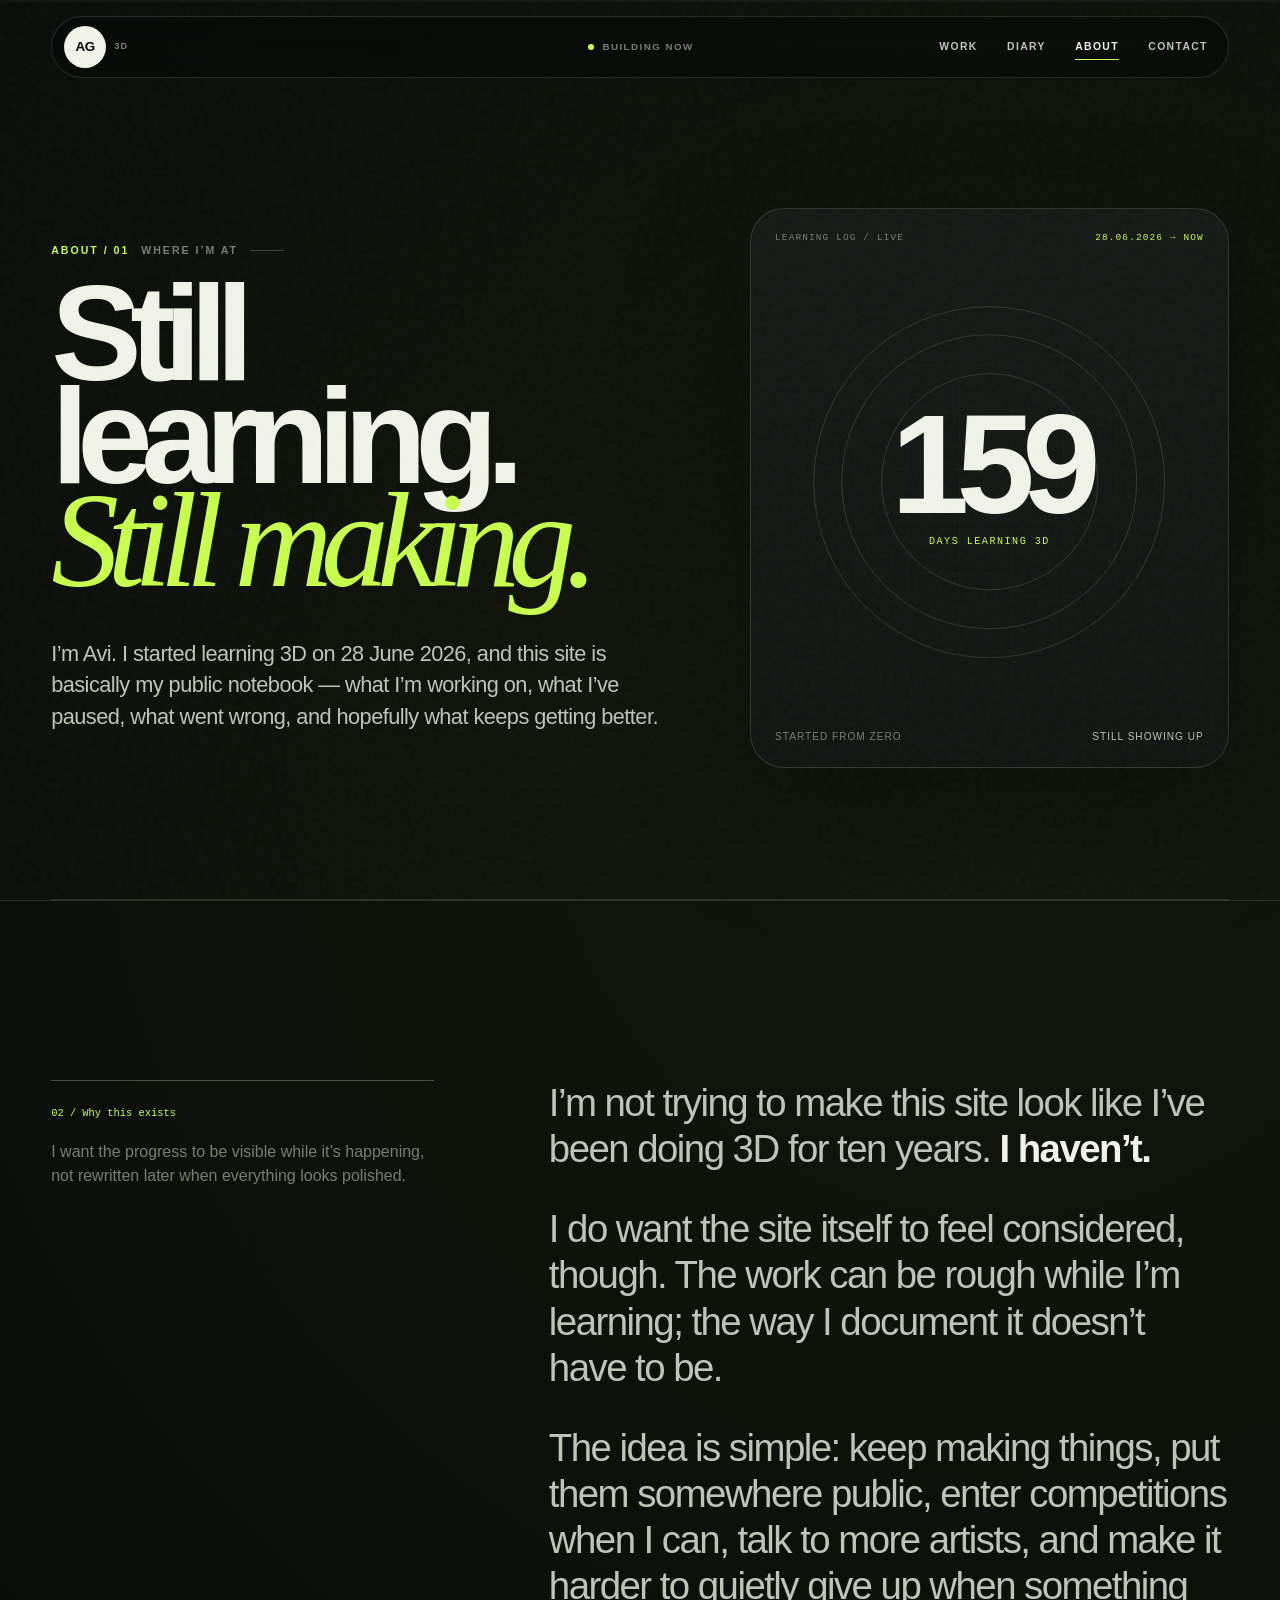
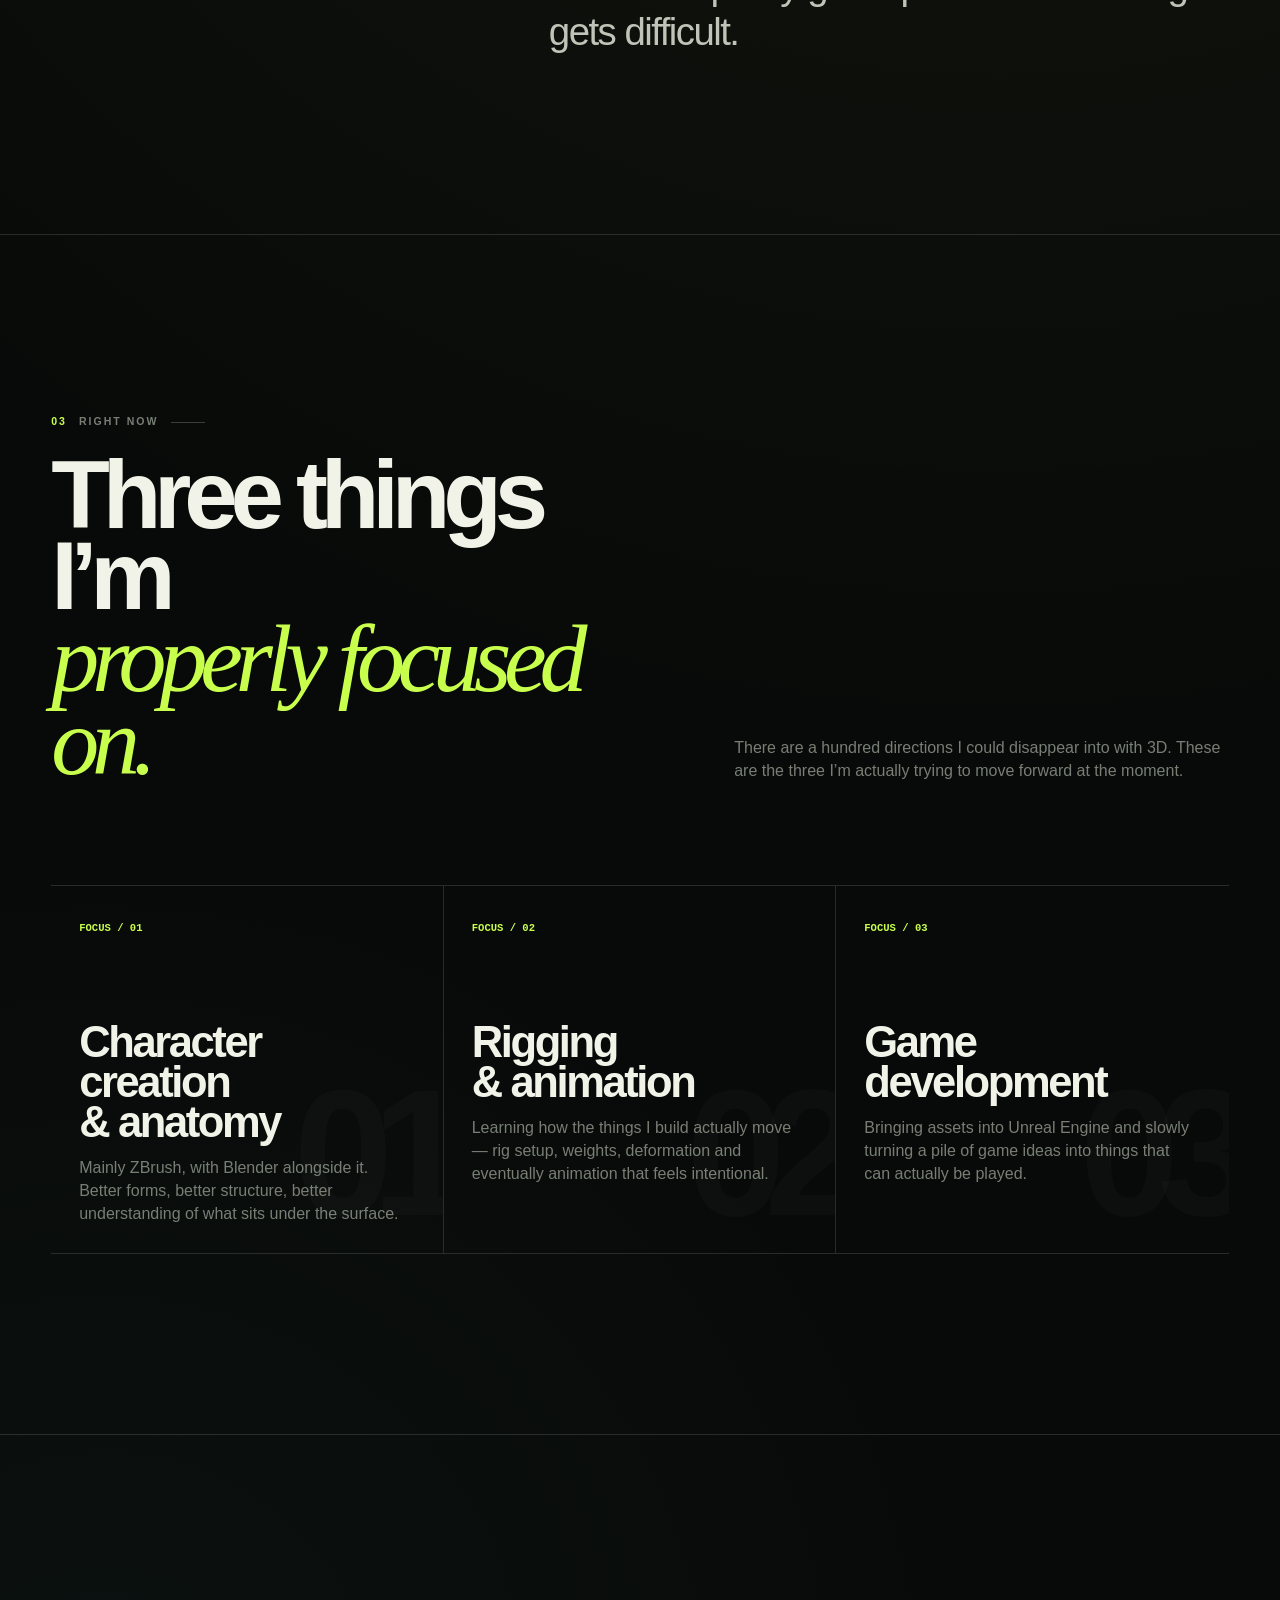
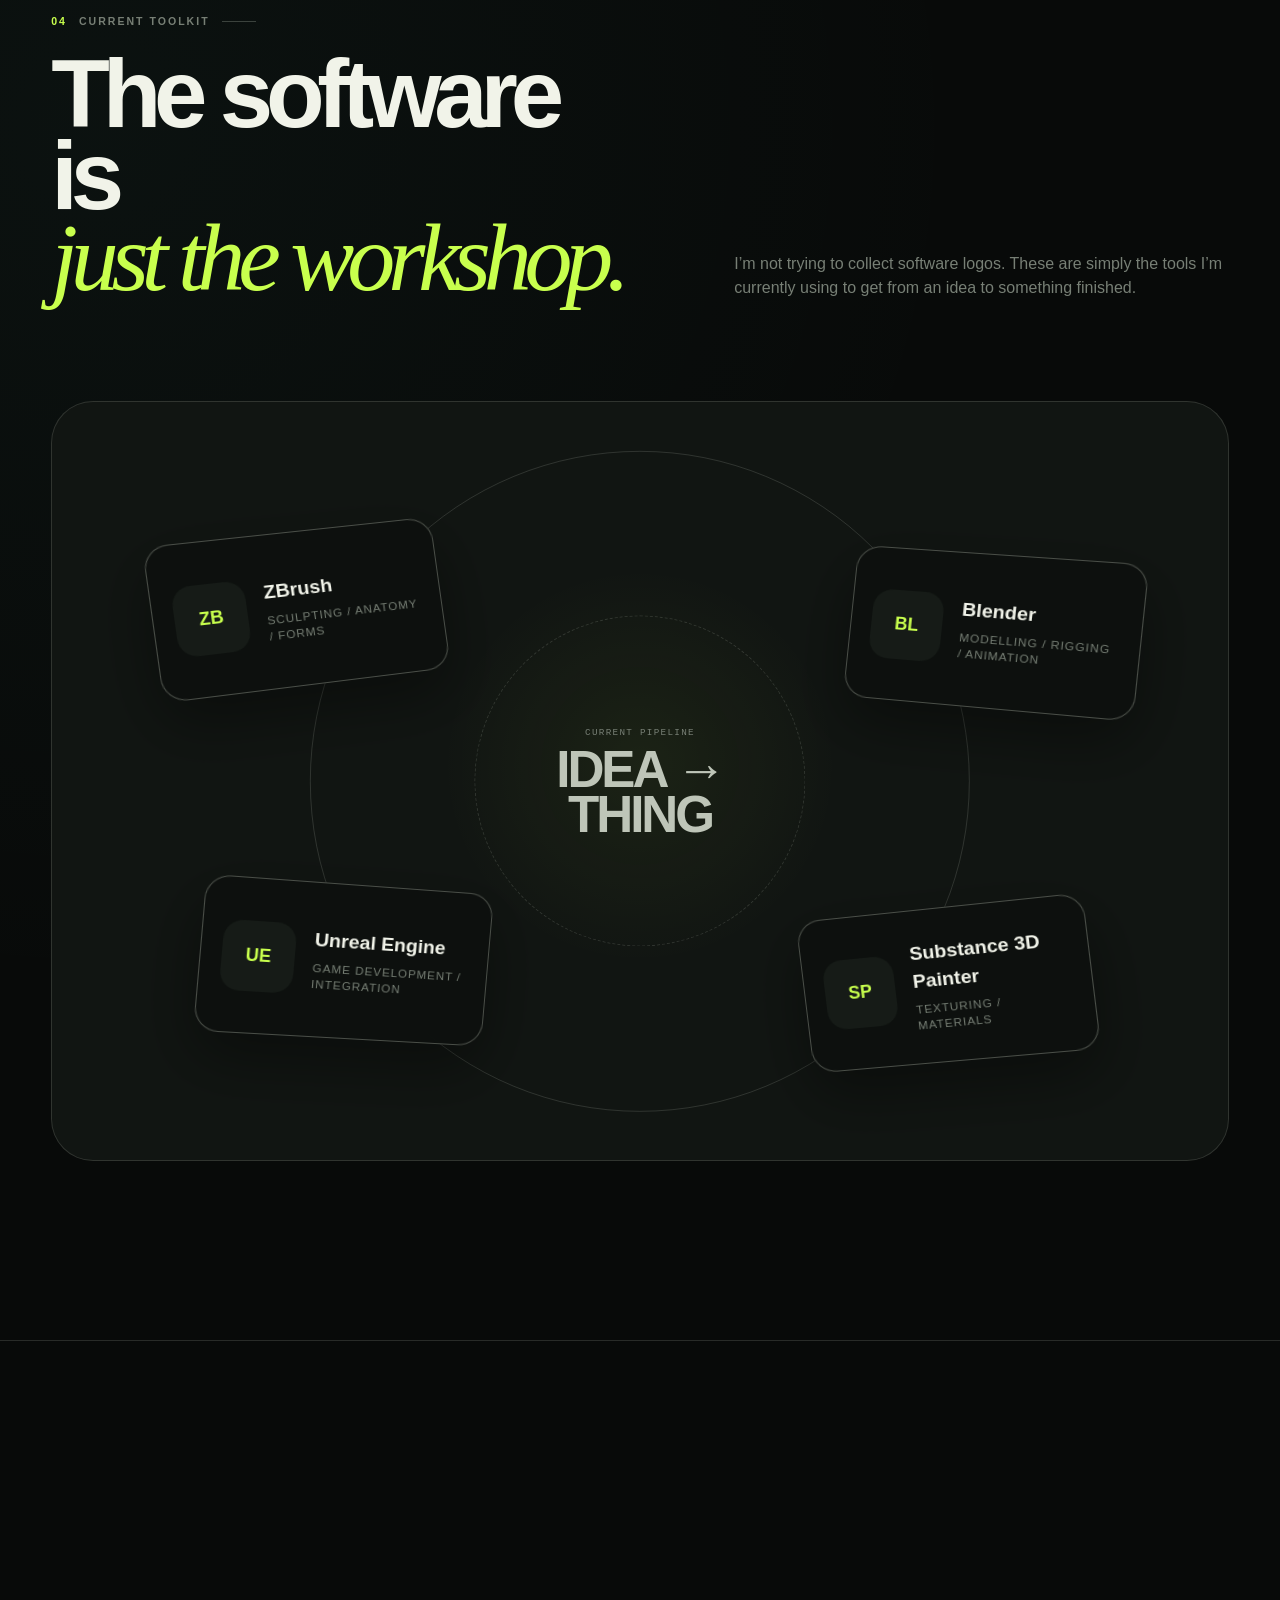
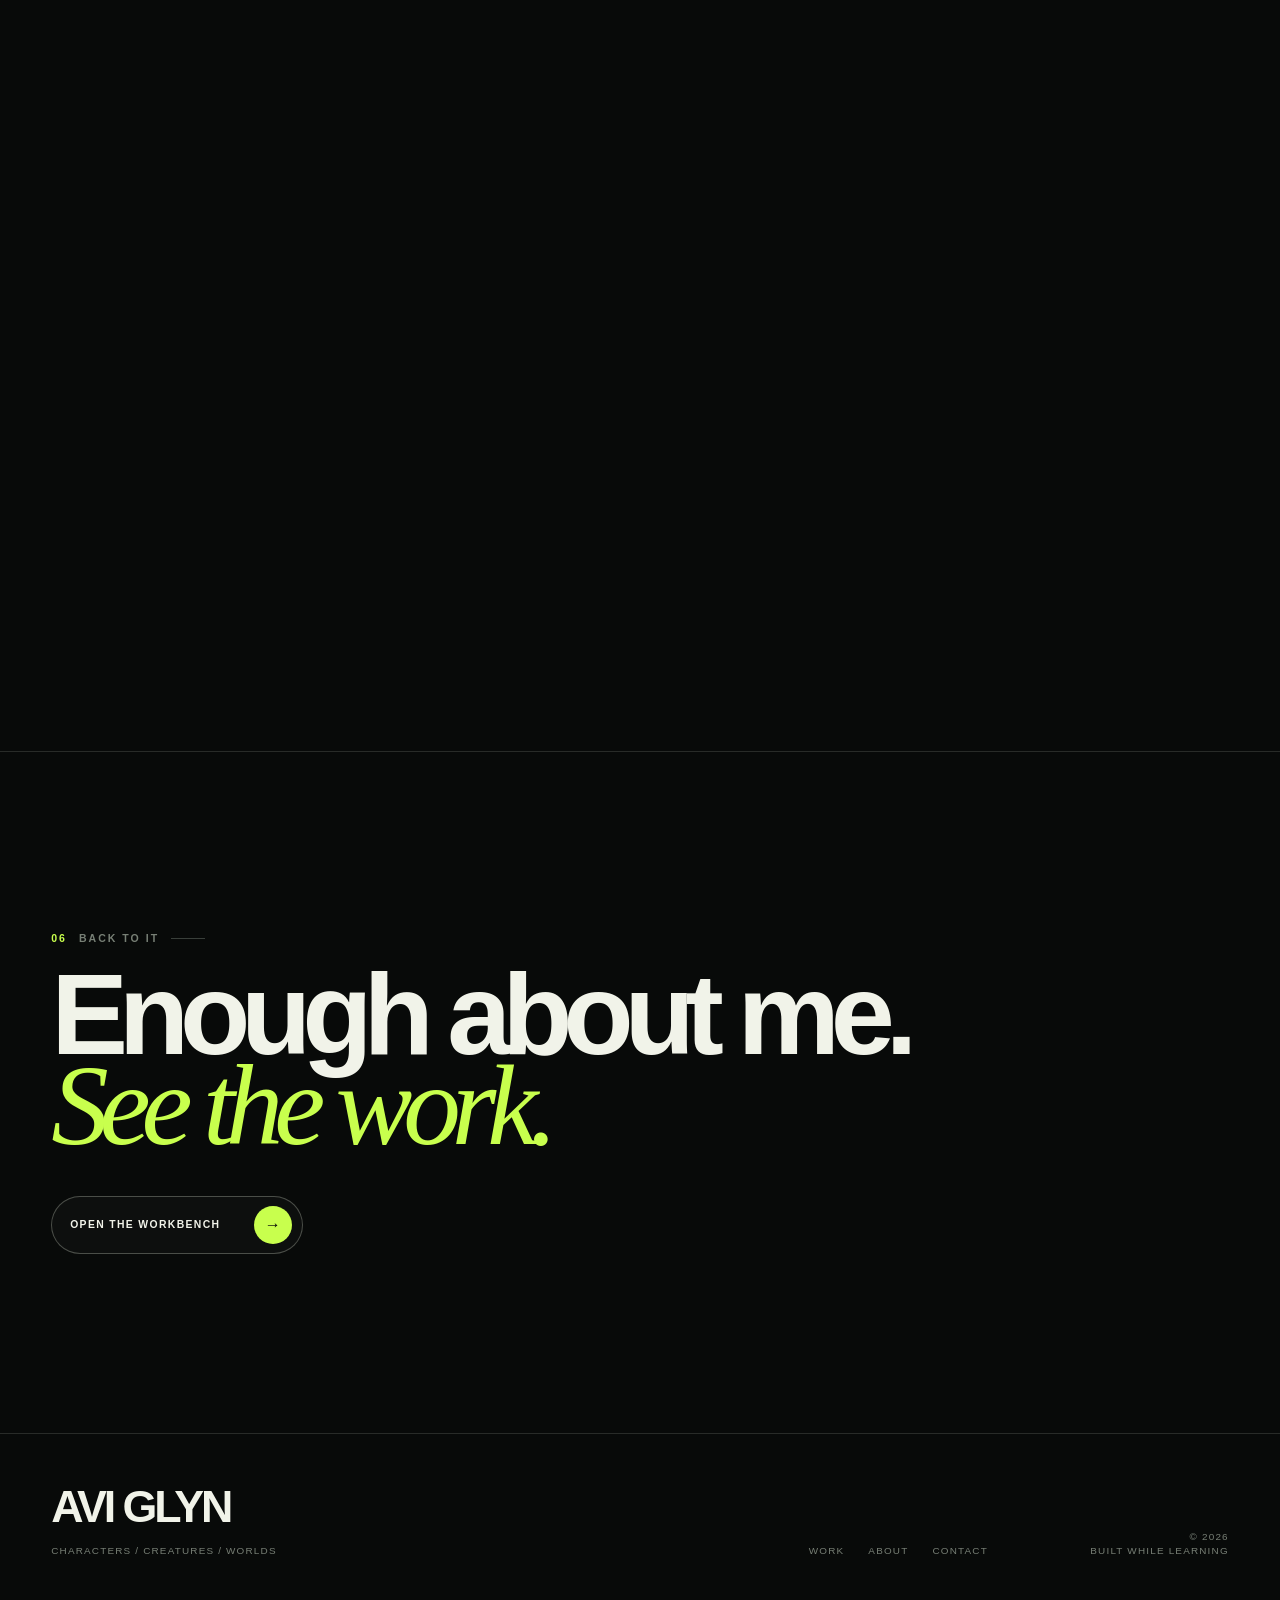
<file: about.html>
<!DOCTYPE html>
<html lang="en">
<head>
  <meta charset="UTF-8">
  <meta name="viewport" content="width=device-width, initial-scale=1.0">
  <meta name="theme-color" content="#080a09">
  <meta name="description" content="About Avi Glyn — an aspiring 3D artist learning character creation, anatomy, rigging, animation and game development in public.">
  <title>About — Avi Glyn</title>
  <link rel="stylesheet" href="/style.css?v=20260817-2">
  <link rel="stylesheet" href="/inner.css?v=20260817-2">
</head>
<body class="inner-page" data-page="about">
  <a class="skip-link" href="#main">Skip to content</a>
  <div class="scroll-progress" aria-hidden="true"><span data-scroll-progress></span></div>
  <div class="cursor-aura" data-cursor-aura aria-hidden="true"></div>

  <header class="site-header" data-header>
    <a class="brand" href="index.html" aria-label="Avi Glyn home"><span>AG</span><small>3D</small></a>
    <div class="header-status"><i></i><span>Building now</span></div>
    <nav class="site-nav" aria-label="Main navigation">
      <a href="index.html#work">Work</a>
      <a href="diary.html">Diary</a>
      <a class="is-current" href="about.html">About</a>
      <a href="contact.html">Contact</a>
    </nav>
  </header>

  <main id="main">
    <section class="inner-hero section-shell">
      <div class="inner-title reveal">
        <p class="eyebrow"><span>About / 01</span> Where I’m at</p>
        <h1>Still learning.<br><em>Still making.</em></h1>
        <p class="inner-intro">I’m Avi. I started learning 3D on 28 June 2026, and this site is basically my public notebook — what I’m working on, what I’ve paused, what went wrong, and hopefully what keeps getting better.</p>
      </div>

      <div class="about-console reveal" aria-label="Live learning counter">
        <div class="console-grid" aria-hidden="true"></div>
        <div class="console-top"><span>Learning log / live</span><b>28.06.2026 → NOW</b></div>
        <div class="day-display">
          <div class="day-number"><strong data-counter="days">000</strong><span>days learning 3D</span></div>
        </div>
        <div class="console-bottom"><span>Started from zero</span><span>Still showing up</span></div>
      </div>
    </section>

    <section class="inner-section section-shell">
      <div class="about-story reveal">
        <aside class="story-aside">
          <span>02 / Why this exists</span>
          <p>I want the progress to be visible while it’s happening, not rewritten later when everything looks polished.</p>
        </aside>
        <div class="story-copy">
          <p>I’m not trying to make this site look like I’ve been doing 3D for ten years. <strong>I haven’t.</strong></p>
          <p>I do want the site itself to feel considered, though. The work can be rough while I’m learning; the way I document it doesn’t have to be.</p>
          <p>The idea is simple: keep making things, put them somewhere public, enter competitions when I can, talk to more artists, and make it harder to quietly give up when something gets difficult.</p>
        </div>
      </div>
    </section>

    <section class="inner-section section-shell">
      <div class="inner-heading reveal">
        <div>
          <p class="eyebrow"><span>03</span> Right now</p>
          <h2>Three things I’m<br><em>properly focused on.</em></h2>
        </div>
        <p>There are a hundred directions I could disappear into with 3D. These are the three I’m actually trying to move forward at the moment.</p>
      </div>

      <div class="focus-board reveal">
        <article class="focus-card" data-code="01"><b>FOCUS / 01</b><h3>Character creation<br>& anatomy</h3><p>Mainly ZBrush, with Blender alongside it. Better forms, better structure, better understanding of what sits under the surface.</p></article>
        <article class="focus-card" data-code="02"><b>FOCUS / 02</b><h3>Rigging<br>& animation</h3><p>Learning how the things I build actually move — rig setup, weights, deformation and eventually animation that feels intentional.</p></article>
        <article class="focus-card" data-code="03"><b>FOCUS / 03</b><h3>Game<br>development</h3><p>Bringing assets into Unreal Engine and slowly turning a pile of game ideas into things that can actually be played.</p></article>
      </div>
    </section>

    <section class="inner-section section-shell">
      <div class="inner-heading reveal">
        <div>
          <p class="eyebrow"><span>04</span> Current toolkit</p>
          <h2>The software is<br><em>just the workshop.</em></h2>
        </div>
        <p>I’m not trying to collect software logos. These are simply the tools I’m currently using to get from an idea to something finished.</p>
      </div>

      <div class="tool-lab reveal" aria-label="Software currently being learned">
        <article class="tool-card-3d"><b>ZB</b><div><h3>ZBrush</h3><p>Sculpting / anatomy / forms</p></div></article>
        <article class="tool-card-3d"><b>BL</b><div><h3>Blender</h3><p>Modelling / rigging / animation</p></div></article>
        <article class="tool-card-3d"><b>UE</b><div><h3>Unreal Engine</h3><p>Game development / integration</p></div></article>
        <article class="tool-card-3d"><b>SP</b><div><h3>Substance 3D Painter</h3><p>Texturing / materials</p></div></article>
        <div class="tool-lab-label"><span>Current pipeline</span><strong>IDEA →<br>THING</strong></div>
      </div>
    </section>

    <section class="inner-section section-shell">
      <div class="inner-heading reveal">
        <div>
          <p class="eyebrow"><span>05</span> Accountability</p>
          <h2>Put the work<br><em>somewhere public.</em></h2>
        </div>
        <p>I want competitions and community posting to become part of the routine, not something I only do when I think a piece is already perfect.</p>
      </div>

      <div class="accountability-grid reveal">
        <article><b>MONTHLY / 01</b><h3>Competitions</h3><p>One dedicated competition day each week, building toward full monthly submissions instead of rushed last-minute entries.</p></article>
        <article><b>COMMUNITY / 02</b><h3>ZBrushCentral</h3><p>Post more often, show process, ask questions and get comfortable sharing work before it feels “ready.”</p></article>
        <article><b>PUBLIC / 03</b><h3>This site</h3><p>Keep the projects, pauses, experiments and improvements visible. The archive should become part of the story.</p></article>
      </div>
    </section>

    <section class="inner-cta section-shell reveal">
      <p class="eyebrow"><span>06</span> Back to it</p>
      <h2>Enough about me.<br><em>See the work.</em></h2>
      <a class="action-button magnetic" href="index.html#work"><span>Open the workbench</span><b aria-hidden="true">→</b></a>
    </section>
  </main>

  <footer class="site-footer section-shell">
    <div><a class="footer-brand" href="index.html">AVI GLYN</a><p>Characters / Creatures / Worlds</p></div>
    <div class="footer-links"><a href="index.html#work">Work</a><a href="about.html">About</a><a href="contact.html">Contact</a></div>
    <p class="footer-meta">© <span id="year"></span><br>Built while learning</p>
  </footer>

  <script src="/main.js?v=20260817-2"></script>
</body>
</html>
</file>
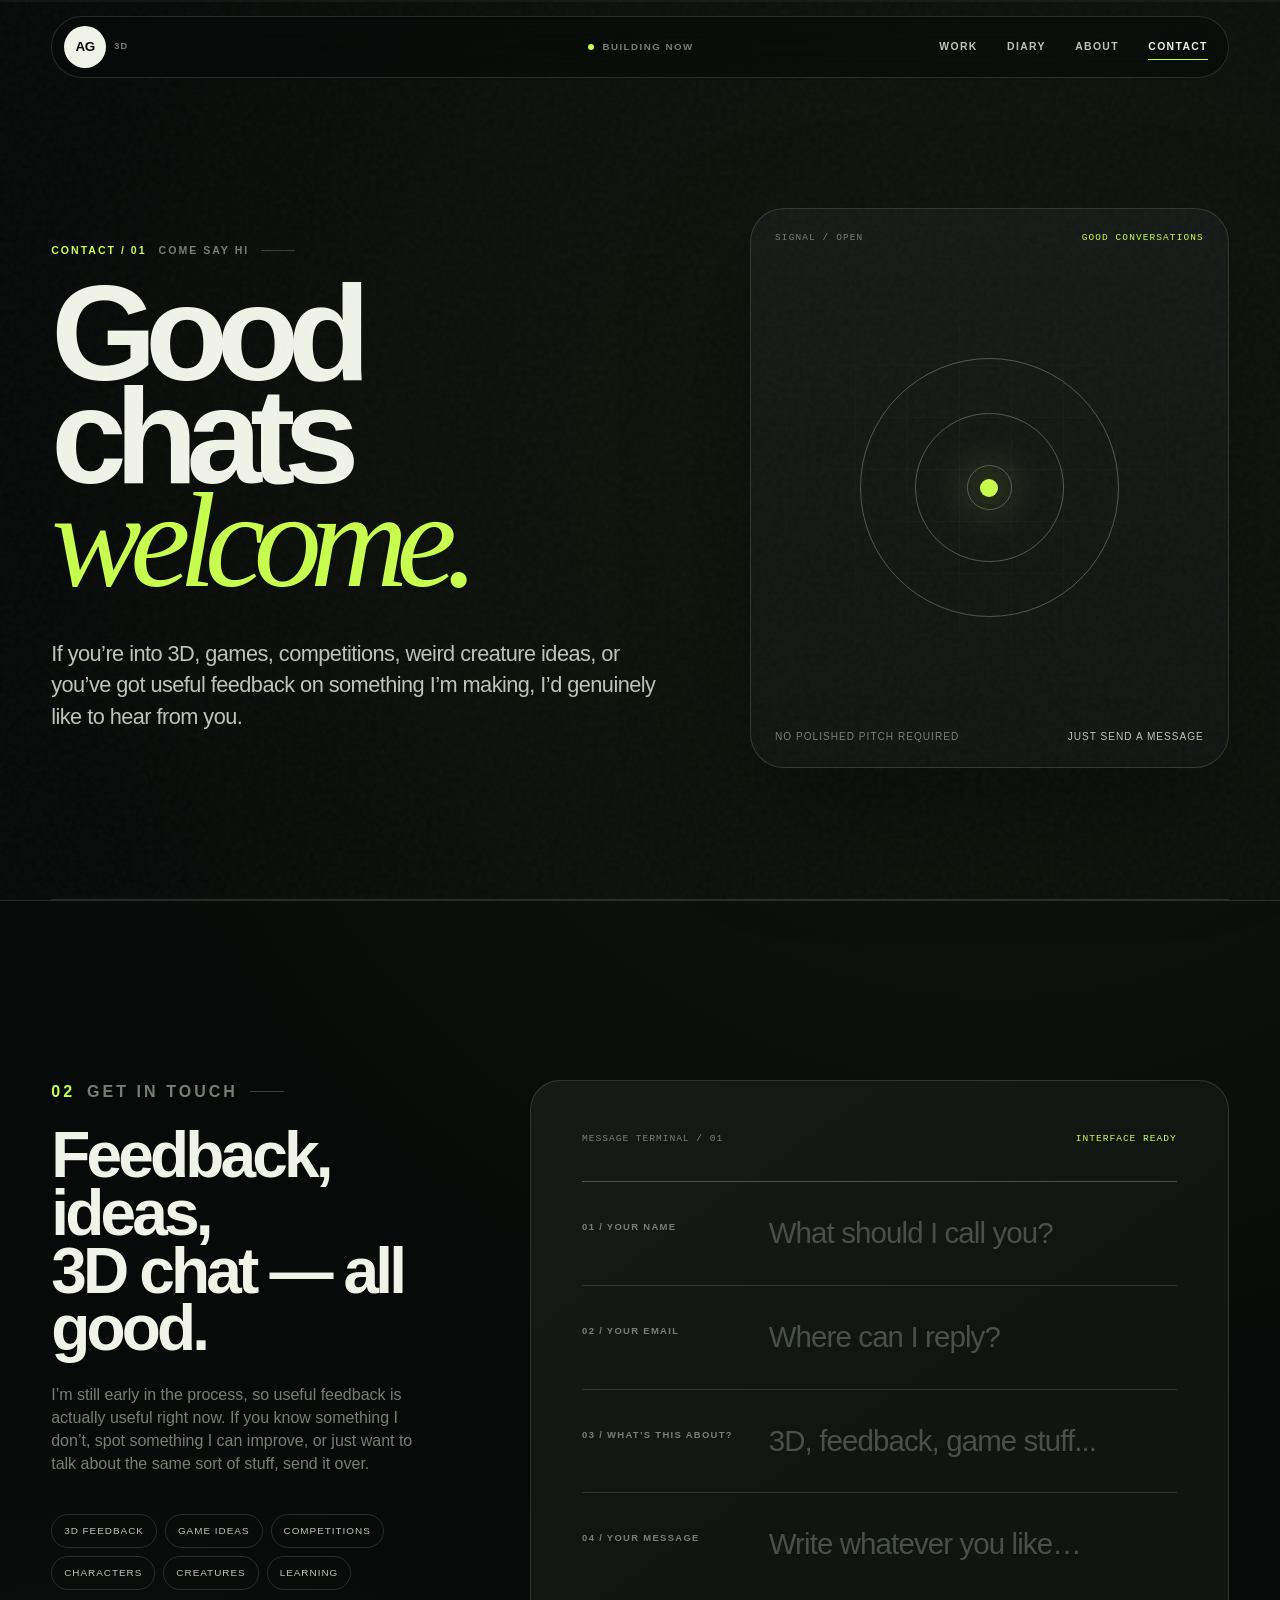
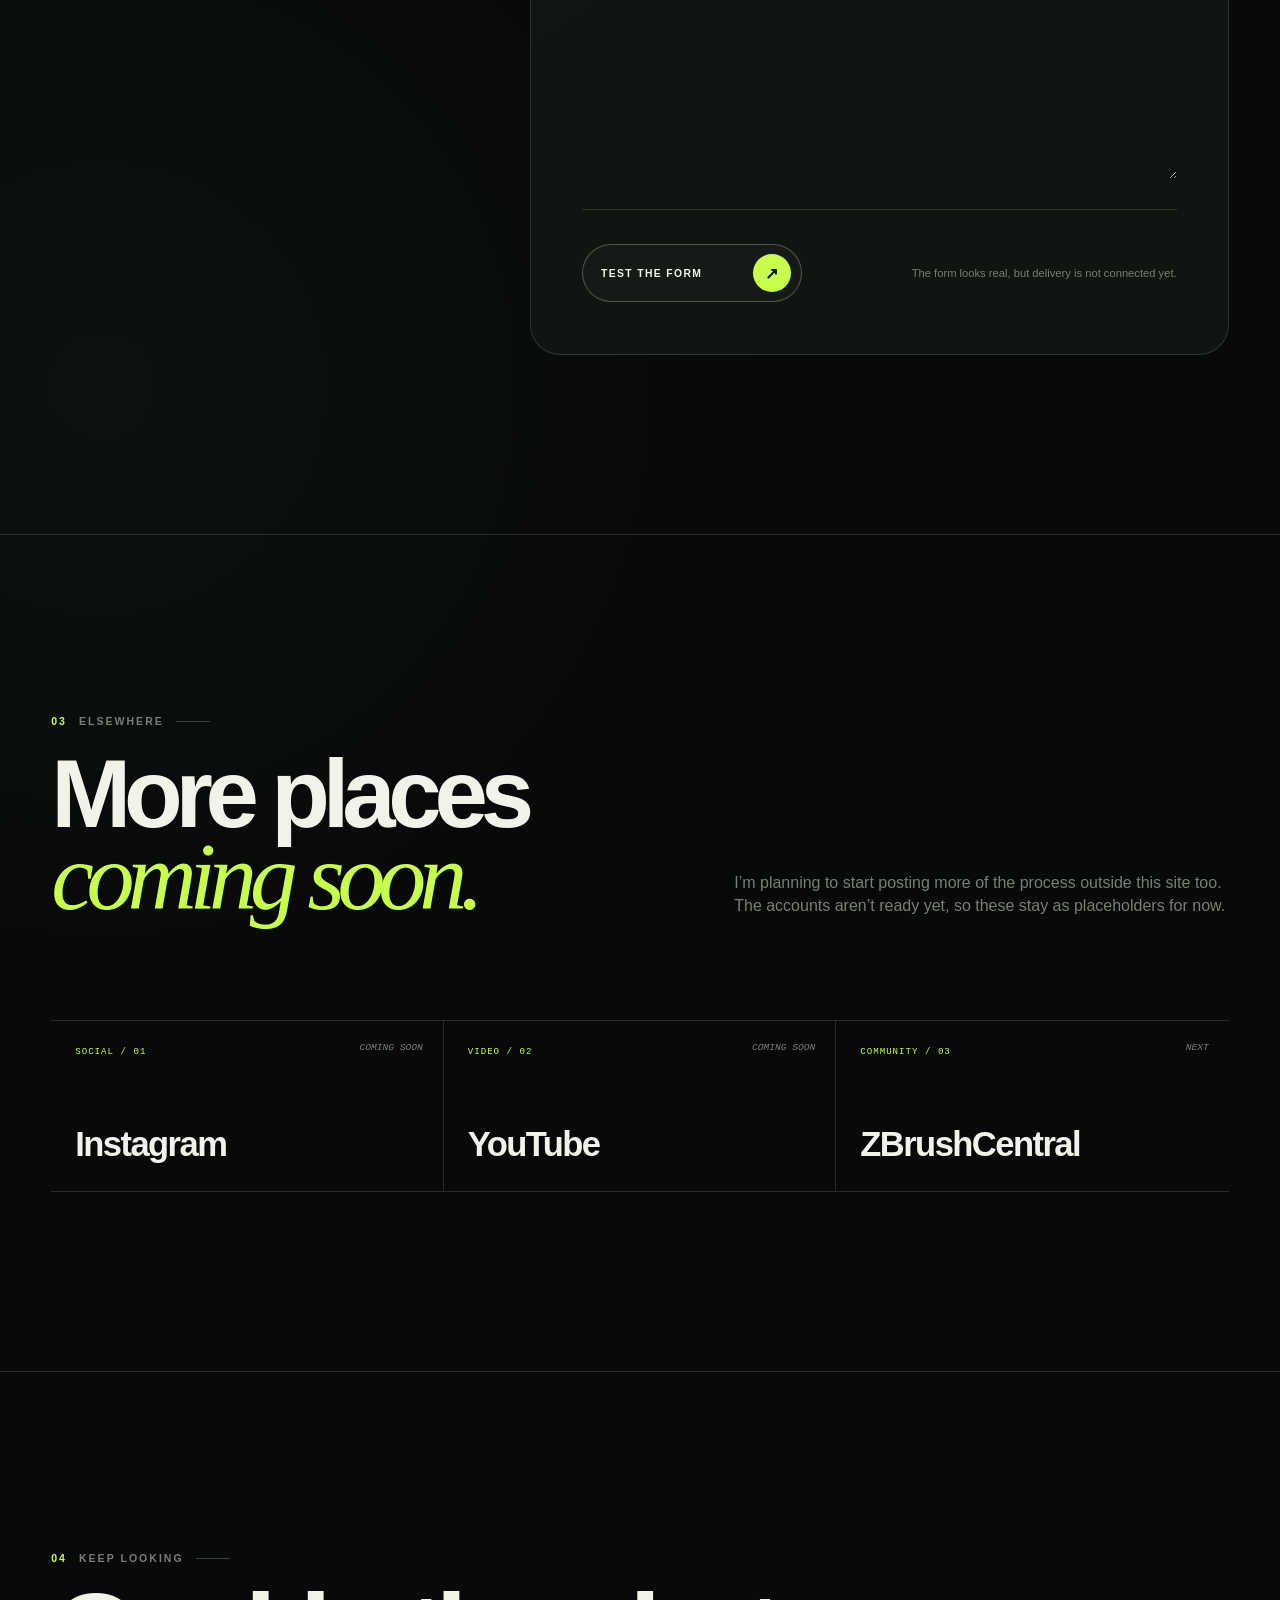
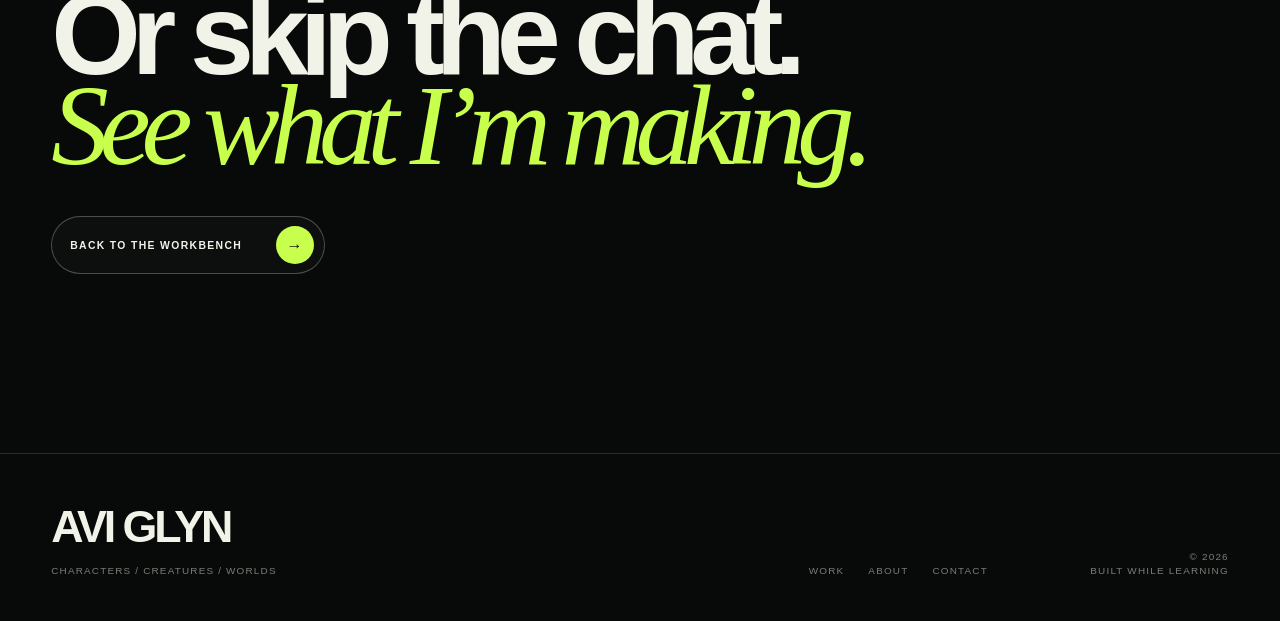
<file: contact.html>
<!DOCTYPE html>
<html lang="en">
<head>
  <meta charset="UTF-8">
  <meta name="viewport" content="width=device-width, initial-scale=1.0">
  <meta name="theme-color" content="#080a09">
  <meta name="description" content="Contact Avi Glyn about 3D art, feedback, competitions, game development and creative projects.">
  <title>Contact — Avi Glyn</title>
  <link rel="stylesheet" href="/style.css?v=20260817-2">
  <link rel="stylesheet" href="/inner.css?v=20260817-2">
</head>
<body class="inner-page" data-page="contact">
  <a class="skip-link" href="#main">Skip to content</a>
  <div class="scroll-progress" aria-hidden="true"><span data-scroll-progress></span></div>
  <div class="cursor-aura" data-cursor-aura aria-hidden="true"></div>

  <header class="site-header" data-header>
    <a class="brand" href="index.html" aria-label="Avi Glyn home"><span>AG</span><small>3D</small></a>
    <div class="header-status"><i></i><span>Building now</span></div>
    <nav class="site-nav" aria-label="Main navigation">
      <a href="index.html#work">Work</a>
      <a href="diary.html">Diary</a>
      <a href="about.html">About</a>
      <a class="is-current" href="contact.html">Contact</a>
    </nav>
  </header>

  <main id="main">
    <section class="inner-hero section-shell">
      <div class="inner-title reveal">
        <p class="eyebrow"><span>Contact / 01</span> Come say hi</p>
        <h1>Good chats<br><em>welcome.</em></h1>
        <p class="inner-intro">If you’re into 3D, games, competitions, weird creature ideas, or you’ve got useful feedback on something I’m making, I’d genuinely like to hear from you.</p>
      </div>

      <div class="contact-console reveal" aria-label="Contact status">
        <div class="console-grid" aria-hidden="true"></div>
        <div class="console-top"><span>Signal / open</span><b>GOOD CONVERSATIONS</b></div>
        <div class="signal-core" aria-hidden="true"><i></i><i></i><i></i><b></b></div>
        <div class="console-bottom"><span>No polished pitch required</span><span>Just send a message</span></div>
      </div>
    </section>

    <section class="inner-section section-shell">
      <div class="contact-grid reveal">
        <aside class="contact-sidebar">
          <p class="eyebrow"><span>02</span> Get in touch</p>
          <h2>Feedback, ideas,<br>3D chat — all good.</h2>
          <p>I’m still early in the process, so useful feedback is actually useful right now. If you know something I don’t, spot something I can improve, or just want to talk about the same sort of stuff, send it over.</p>
          <div class="contact-tags" aria-label="Good reasons to get in touch">
            <span>3D feedback</span><span>Game ideas</span><span>Competitions</span><span>Characters</span><span>Creatures</span><span>Learning</span>
          </div>
        </aside>

        <div class="contact-panel">
          <div class="form-kicker"><span>Message terminal / 01</span><span>Interface ready</span></div>
          <form class="contact-form" data-contact-form novalidate>
            <label class="field"><span>01 / Your name</span><input type="text" name="name" autocomplete="name" placeholder="What should I call you?" required></label>
            <label class="field"><span>02 / Your email</span><input type="email" name="email" autocomplete="email" placeholder="Where can I reply?" required></label>
            <label class="field"><span>03 / What’s this about?</span><input type="text" name="subject" placeholder="3D, feedback, game stuff..." required></label>
            <label class="field"><span>04 / Your message</span><textarea name="message" rows="6" placeholder="Write whatever you like…" required></textarea></label>
            <div class="form-footer">
              <button class="action-button magnetic" type="submit"><span>Test the form</span><b aria-hidden="true">↗</b></button>
              <p class="form-status" data-form-status aria-live="polite">The form looks real, but delivery is not connected yet.</p>
            </div>
          </form>
        </div>
      </div>
    </section>

    <section class="inner-section section-shell">
      <div class="inner-heading reveal">
        <div>
          <p class="eyebrow"><span>03</span> Elsewhere</p>
          <h2>More places<br><em>coming soon.</em></h2>
        </div>
        <p>I’m planning to start posting more of the process outside this site too. The accounts aren’t ready yet, so these stay as placeholders for now.</p>
      </div>

      <div class="social-dock reveal" aria-label="Future social links">
        <div><small>Social / 01</small><strong>Instagram</strong><em>COMING SOON</em></div>
        <div><small>Video / 02</small><strong>YouTube</strong><em>COMING SOON</em></div>
        <div><small>Community / 03</small><strong>ZBrushCentral</strong><em>NEXT</em></div>
      </div>
    </section>

    <section class="inner-cta section-shell reveal">
      <p class="eyebrow"><span>04</span> Keep looking</p>
      <h2>Or skip the chat.<br><em>See what I’m making.</em></h2>
      <a class="action-button magnetic" href="index.html#work"><span>Back to the workbench</span><b aria-hidden="true">→</b></a>
    </section>
  </main>

  <footer class="site-footer section-shell">
    <div><a class="footer-brand" href="index.html">AVI GLYN</a><p>Characters / Creatures / Worlds</p></div>
    <div class="footer-links"><a href="index.html#work">Work</a><a href="about.html">About</a><a href="contact.html">Contact</a></div>
    <p class="footer-meta">© <span id="year"></span><br>Built while learning</p>
  </footer>

  <script src="/main.js?v=20260817-2"></script>
</body>
</html>
</file>
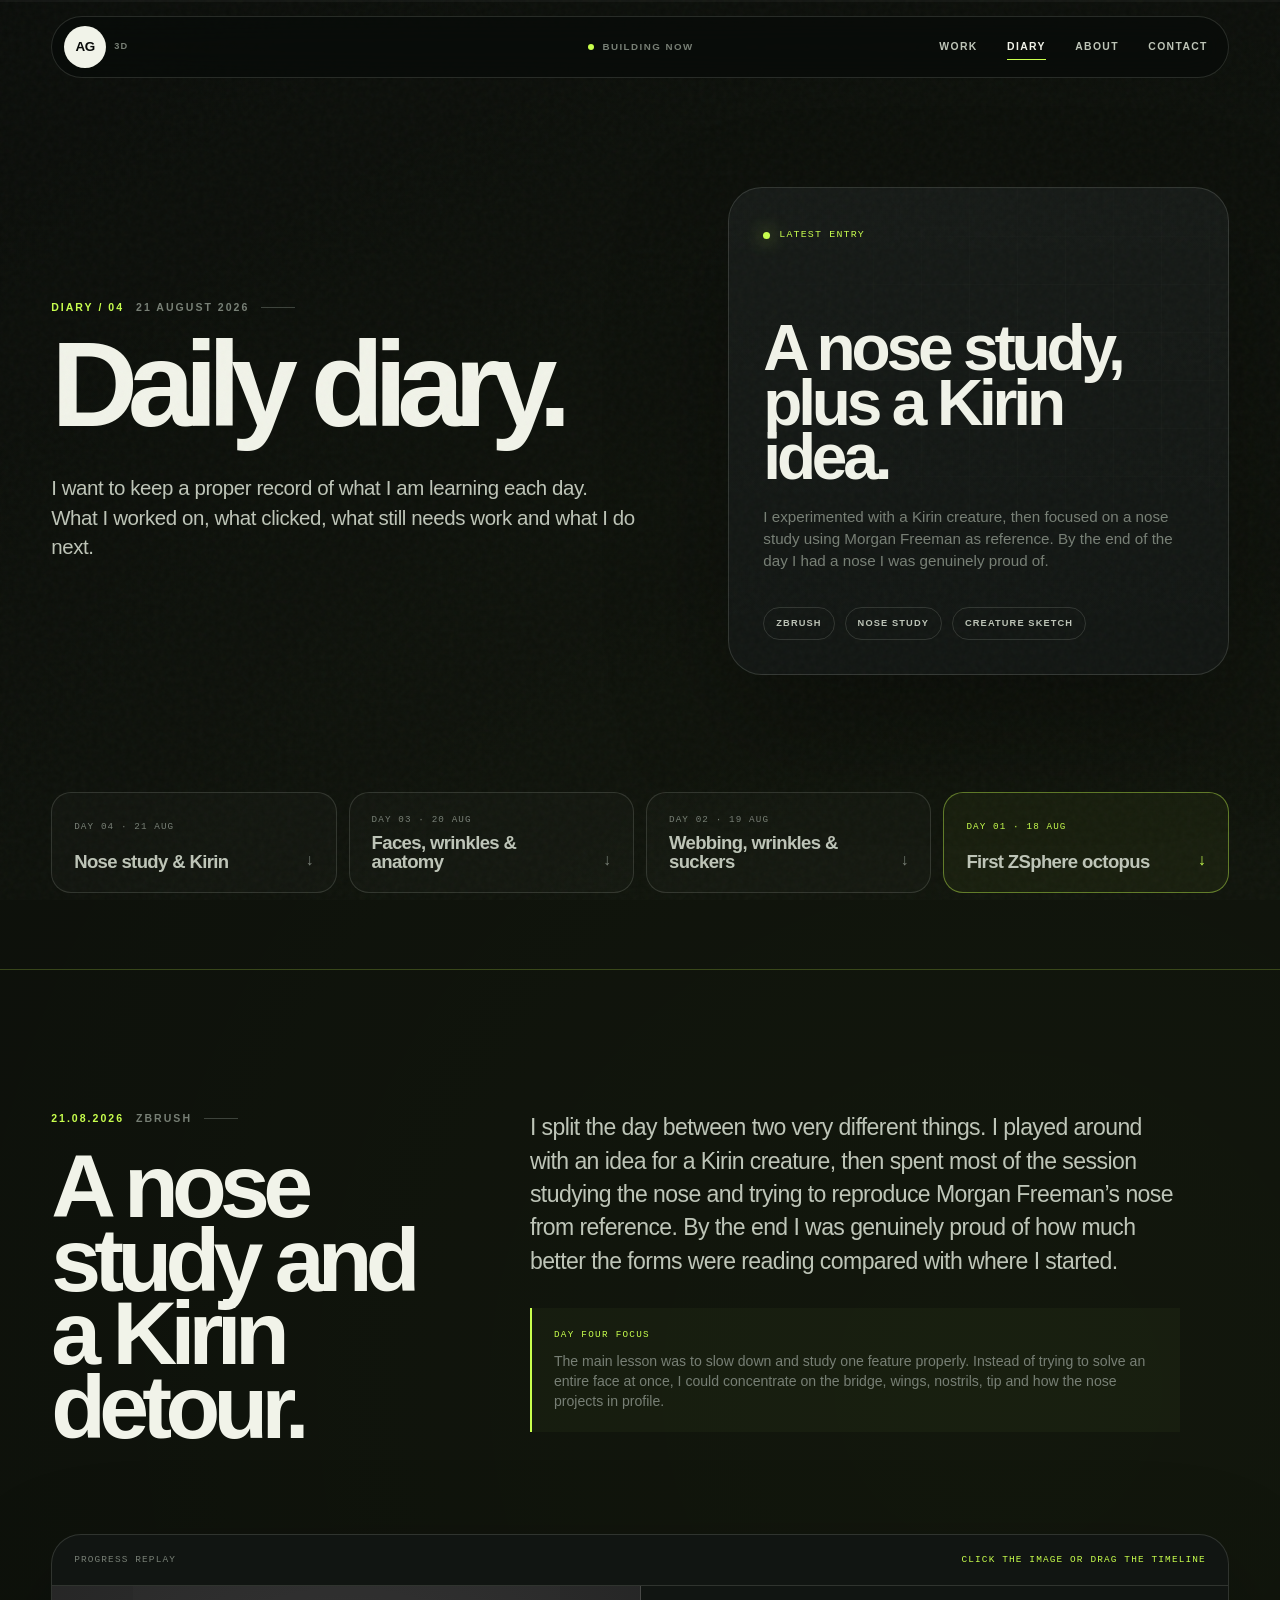
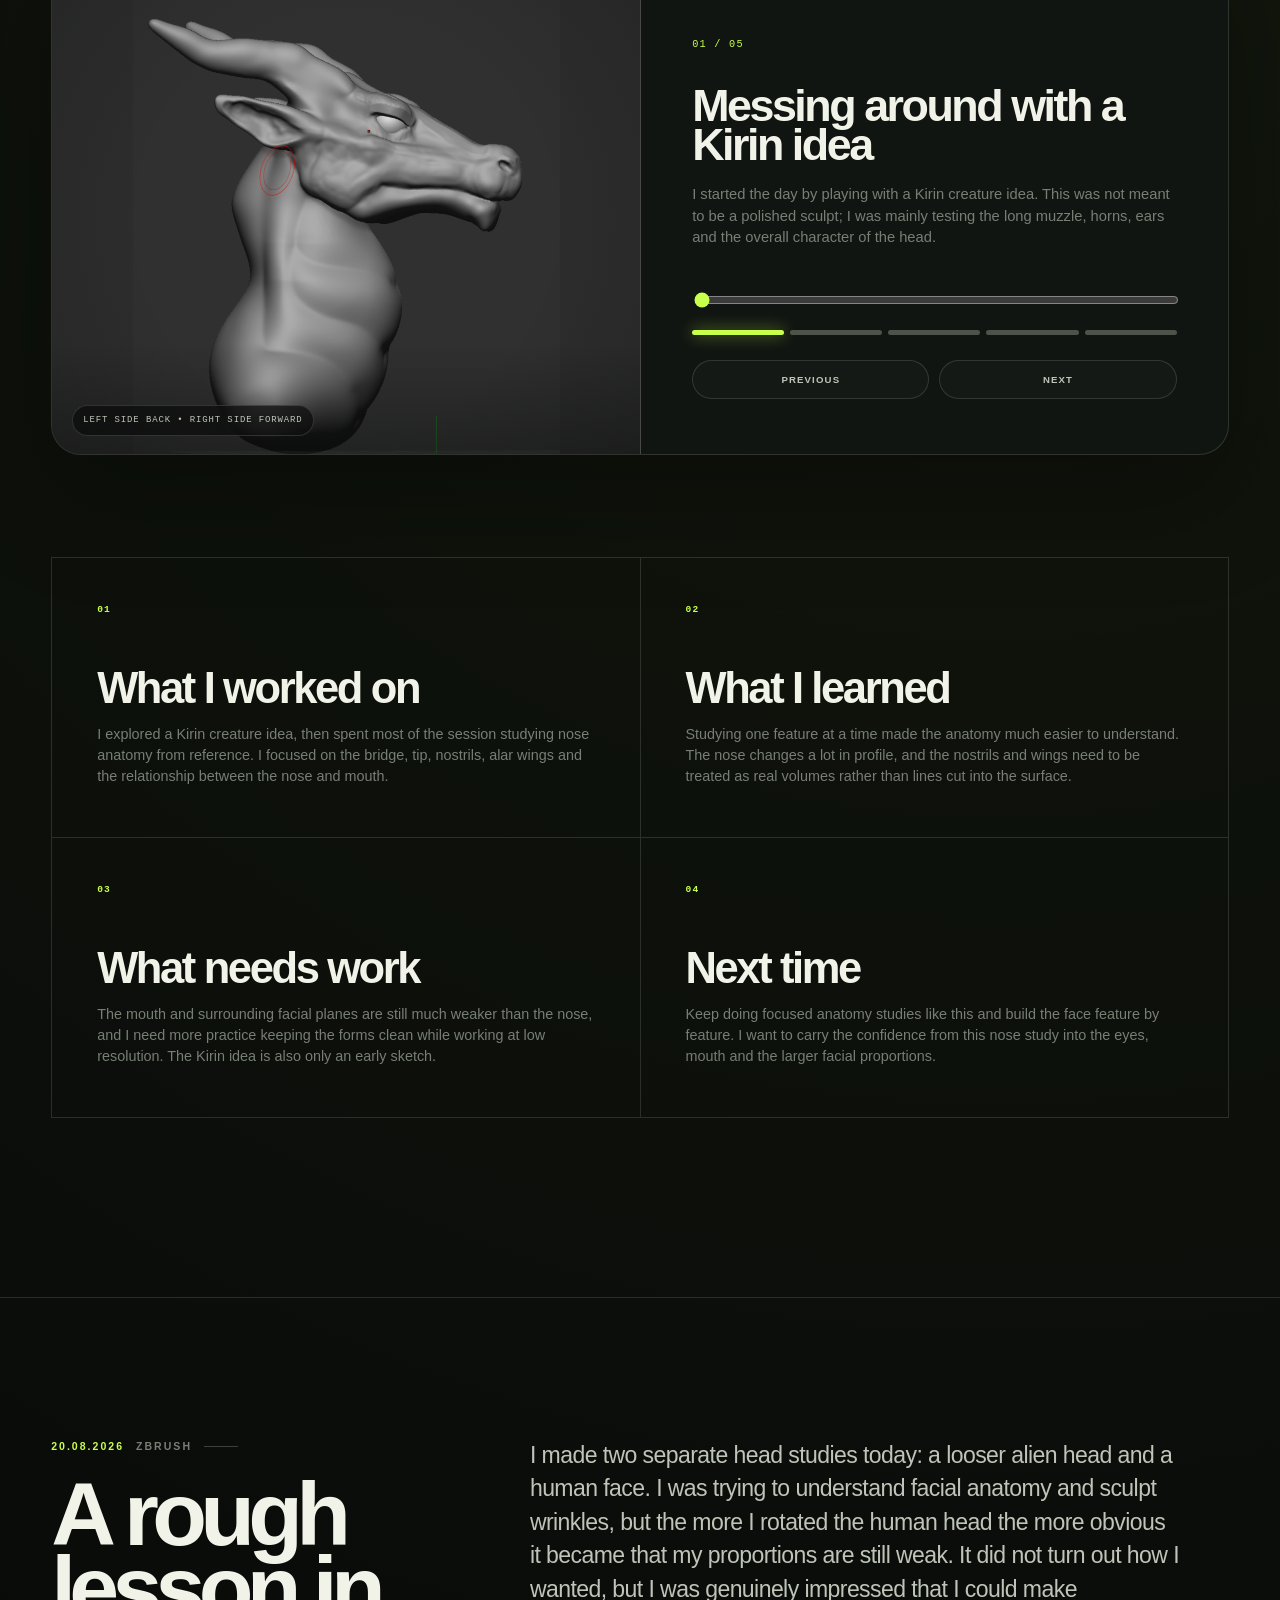
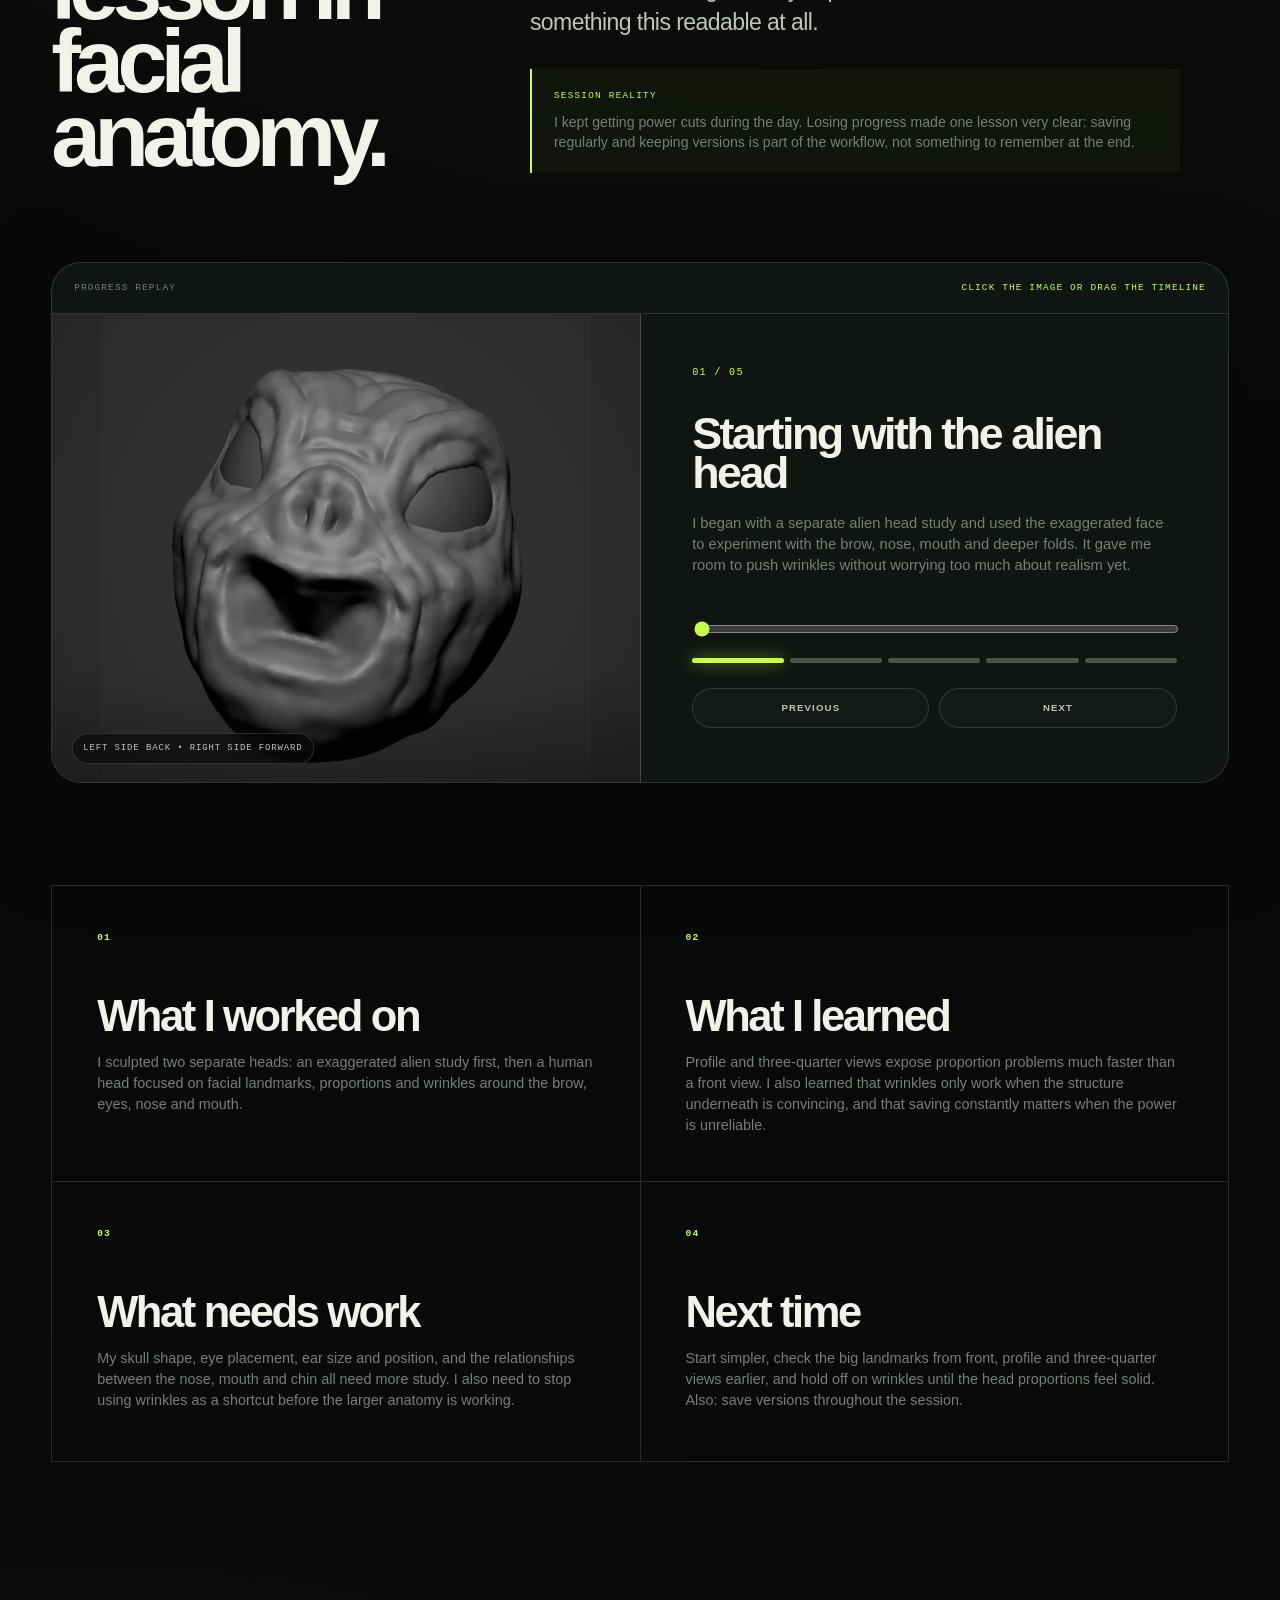
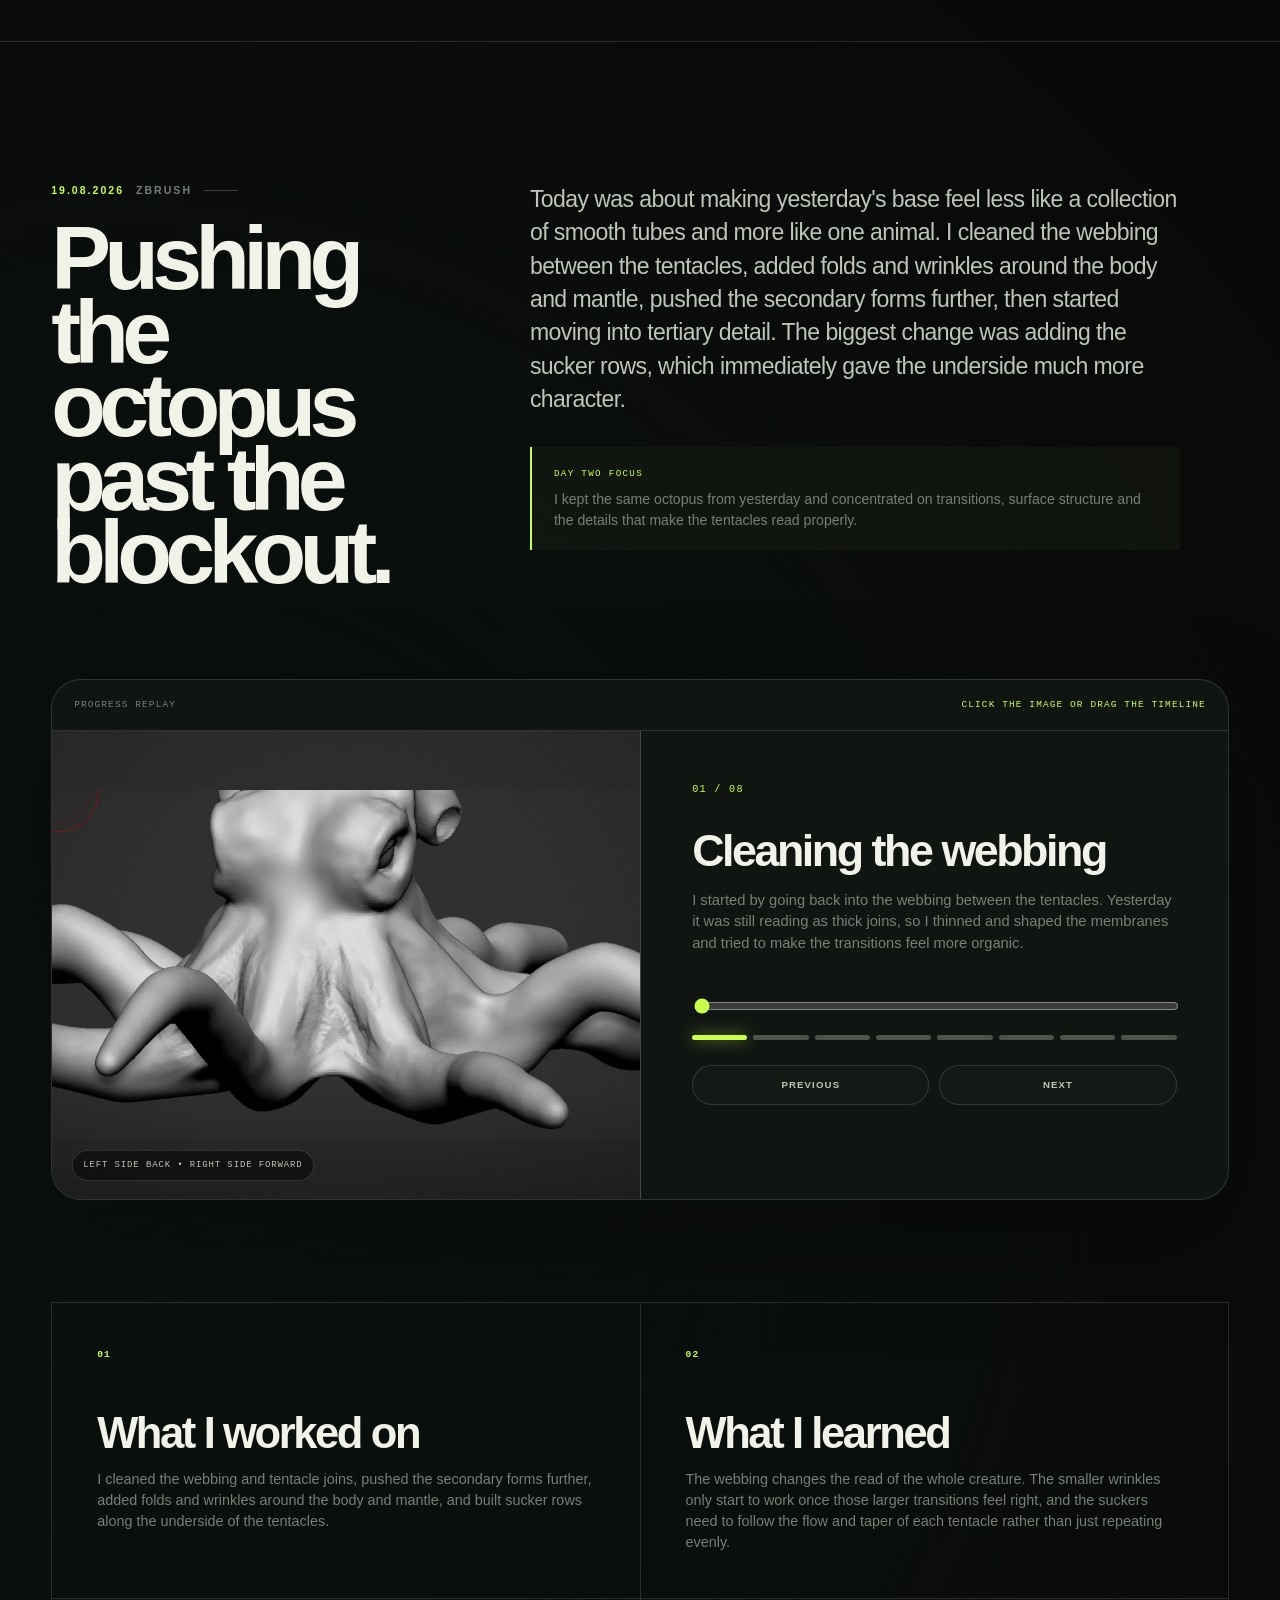
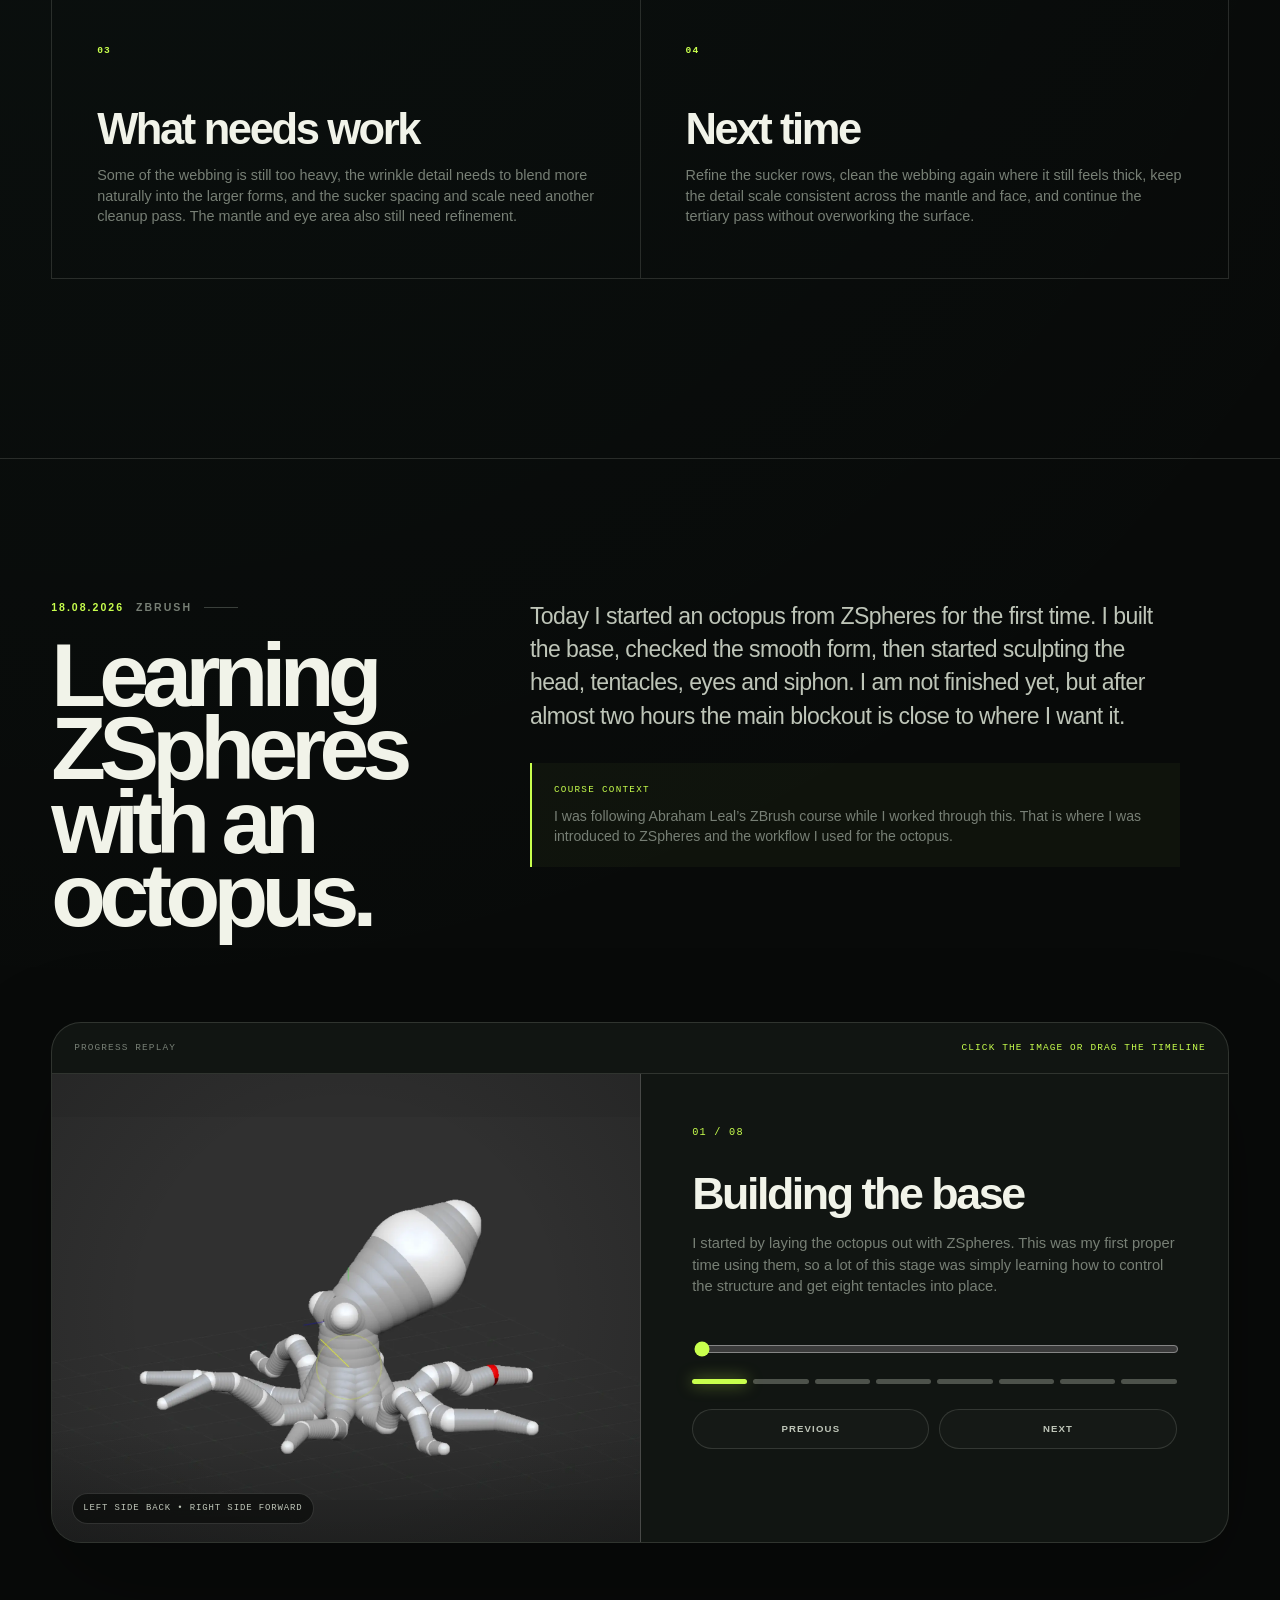
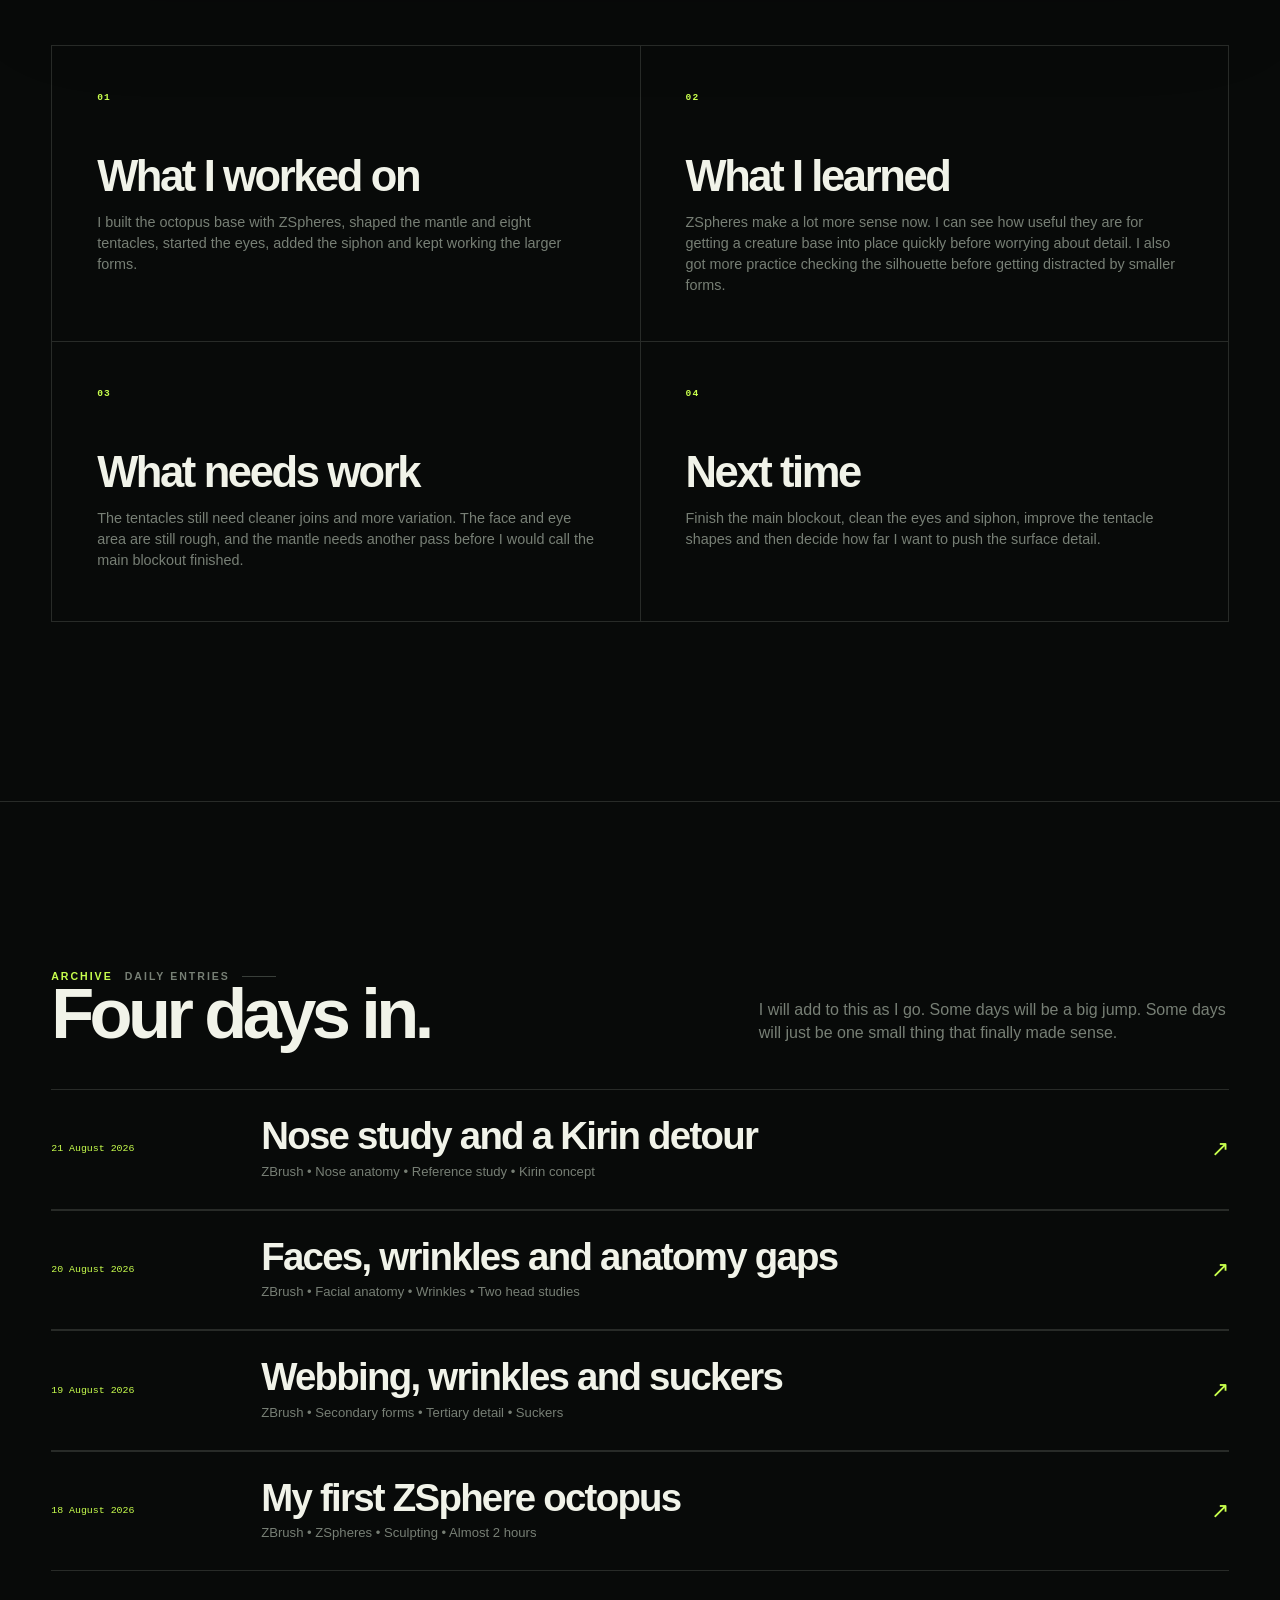
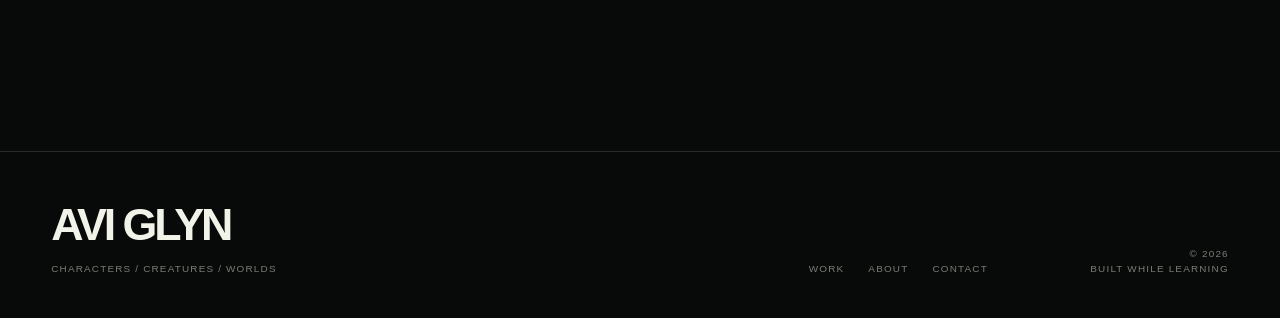
<file: diary.html>
<!DOCTYPE html>
<html lang="en">
<head>
  <meta charset="UTF-8">
  <meta name="viewport" content="width=device-width, initial-scale=1.0">
  <meta name="theme-color" content="#080a09">
  <meta name="description" content="Avi Glyn's daily 3D learning diary, with progress, lessons and next steps.">
  <title>Daily Diary | Avi Glyn</title>
  <link rel="stylesheet" href="/style.css?v=20260818-1">
  <link rel="stylesheet" href="/diary.css?v=20260818-1">
  <style>
    .replay-stage { background-image: url("[data-uri][... ELLIPSIZATION ...]DmidfbZwTTjvgrO9fbY6XpjVHxZeVyd5woqwX3+8Xym8E4chFcm9BCyGdA5CS9s7AaRLmogKToz3g8SjLpOV6vCP0hNUwViW2bKExnfAJpKREyatMUUZ8OHHHkusBu6gKOaH33oMB+csq5jsyST8UsXEssif1iY5jSCxp954zPwNzAyWuUMkluiGwhUzX/QseuQ6a1cN72jxtcifVmUsECT8URae6bEGKvZl/5HtdziEDb5nxX5+wUE0e9hP774em01KPlhturfZzBjY4IIvix594yyZZyCEF/6iiBxnG59XaHIo9Da+X8HWUNVVLkTB/AJHXffyfI2aemHLCtR9Da5AJh1glLKmEOpfA7nRQJdjDAnPCWAheIiPwz+ul4GqWlDf2akWOsqeGEIUjtNEWy+S1ZjkAQrBybNznS/39CGbIsHwoNAKD27BAQHPGF7u6ExPZsRxQEiZaa6uH9gnFXj9b1GdQwtynJTQBkonGg2Hg+ZkuZfYo4utRJlvILhdHQBdV3SECWgOqqQmrDuItCLHrMFZD1fAEH1mgUtR4i6jU9WTStPqxhcXiHdTbjeg6t3etLthO5SVcjpRWMk4Dttc3UgvAGP6fXn70eaA38/ReeHC/nL5uZjqprTAdVHUYqqvOahK42vngAiP5Wqh0ZvBdLztrEK+/K3HSDR/KQFW82dvlgYFYOhJIvXYlnsSvK0yXSG/[base64]/vo4KYcmN4tuijZXygQQB011vp/UTGU0KT/[base64]/jLzNAEtWlcd1ZDuBKmR/[base64]/uaMgS21awpF68KHD8m7+dZkyEwyKDm/G8XJhz4n/wvb2MKDn4vxNHLiN17qiVoGI2Eh7NH/Zyq8HbeHPmAAuziaDpmERBPcxQjgZASI6QvkaBwOGn/xHuND8mtlNkIzsvu7xfR535FOF4ZaVC9NO29wiybq65OINe/i8FmRjQgnoY5/L6yrijfqsiYrX9hdVGiF/ylTG877tlqbZkiCxPbu60OvxOSWxiOEgrO+jY4E7XfUAYbLIzGdNyvWxGMXyrMJdzoJP4q1CAIqQ9rzGx628EjdCAy3xus/5Pa8x5hlwCm/v/NmwjPCSdDIeKUnmMIZkO8wyh2gdZXMGgHHgY3Pt5Ip6VUbFeAaN+Cr4HVVUOa8FzJxaLH5lbJnoafeGmTTi95SdsjjCWk4ADqcSXqHS1yF7y100XFsQ9loU8TrFy4UgrpY519kE62qQq0dzDn/T4UhnwnSmA7yxfZ30cRgovnHwkJ1erSDo/paSBlQyooKMPHaR7kzyoZAZjbHCs/m6/OHxysQThIv8zMSKCXrXruy7LT8pnDicscVl9rloNbxnS7C5dmR7O1WQgc9jPImZhMv8hKF9rVvuT3cjx5ehzukD0RBDXpYAaJqK4FBt/Fw10r+PmtDICo3dX++VLX7zosWSxOW6v6Xe5/1UFbHwnjTQPXotf2UPjnaBBoyhwM6rVWKPIl0PvGt/0E5CCvdXuSqT6PDYCjeUMEujVpFTBwggIKa9bVrl1w/umvGxliPxcQ/8sb8gd6RcEdC8FV3xZwns/VdmhuwvAODABgCSgCKB/[base64]/0K6gWKzJSNwbQz4xZ9tyxIk39Ti1R1hCjg3BKHN5x4fOIwfAzDmg+GewFRZymQuh+umkzSf+8qBOcdsgQmw2rTTMo6DyOGBPNeTo0eIPFuLUQDTcYhWTOr+TRjYN6QLKQWY/YQHl2DwKBaHKS4feft2xeYCWAVWDMTTyqw65kcTdDGWhkqkmWWc3bLs4G6dZR+7uiqTDloTxaXnybDPhRmCO74vTc7dOwAh59f3jXosnA8eo84p7XGmkonwMuwNK3oL3h+mwFwVLZ6eZmgkxmuqfmRep+M/qlD3RHYGjKdZJU/5OFLAtleR4n+gmhj8NWVRL+fQtxnlF2NEC7rXe9aXLW9E2aLcIi7YgbkKy1mKZQxR9Rxo1R7deC3Iuu5KvN3Nlvt/gQ55FqBZgCg0yaBYCC4D2YPCpBUAtePBsn2TR0Dk/O7GGDUWAeM1kU94k3CPQT/vk+MPRHkGRpimng4vxWEZ4nU6NbzcJEksoYA+5FgdrMFskdPIeBezeQxPdmIBOaI9LCA8paUH4ie9zQCXjp1R3tWhT4XdtbNs/G6pdVspjs77ltA+16yHxBelRAFseN2R2/ingKA1awTI98u7SRgr/F/lJPWQdltYXBtAL3QfDPKJHJi/gHYT86ojuhgKRvg6k71nHCHrtJaDWphyTF3R/17kCX4OH/ynbKUxylnb5WfwS8V6dmkR31YAfzhiq6x0ITkPzcA8qArIGjvmq1cMtTdbFyJcsfzjRYGt+HOQz4QGVKGcV3nSHIw2lnpQc5VLB+JXfTijK3nxUmEl651bBV2an+La10FeYJAt8wnCalZx9G6cmOIxYGRLIDeET7Dvm0NAfoDidki24h0qM7AvW2DYp+/csYZy9NGzUXYfgPWvuEtmQEF/i4lxWIe3v9Y0T7Eyoy+qNQAjsFlZbf2e8OczmahJ+kSbnop/k/dxpZ4ZzYNQgxzopv1CdVFB3H8i4ARVLTE6YUWr+iXsc8OVsJWDpJNY19/YUvNOmrVkC/VowO18ltEe2CqVATop62pdlI2o23S7ZbYEYVYkEhgJdStJKK2BhGvuiDMV4HRzUfJyy89y5bNgT3zDxLpkWzhmjEILadmY/74o6ZemaHhHCTzPEgfUaBUC3pQIVNnIi/1Obek6K3ioBSWtfDdLNROxhY6ZPa+f9QFZDTmmTLIRImQRkamdm/2dNDPO0x4ik0HyUPJcKc1hWk6XE93bfAa3g4NbpkffVIlD3rAu7EhVYwrgsEf82jH5TQSmM5zZMvlXHUw3jaaIRemQLpmXREYW5n0JHXsoAIrrnTprHWrOhVZTFm0dJgTqktDn5U/9iHl9AZWZ0Ef1WArZdKrIGTrjAnTOhLG7p+qe855E+emTfqV0S+d2ipieckYQo95iI9bG0or1uyTqCpkHmP/mYfkyNFv7jRZodYlNEeBCfCZohNIwugCjHh7sxtNXSBNNkXtSd9Qv7Yi0e9iwxCG5Mht8j+R+48a5ZsdIwrRS25/AilFUejpIy3yPYbtPDw6VR3NOSyoLgnOJRoxTGS9GLWqQQHCtBdfioaiwQR2c1bqZFs4FaoPPnwqyDsYOl1Z9EfD3I9BlJLNYCylAfckqE0hbOipTANuih8Pv1DH0/X+Ks0szgwJi5seufXdbjRXFgxulgqsl/AkLnKVVIegCDej6qvT/Ev9j9pDIrUzvW8sOAVA4YwaxLnXnU+O2MvgVvjIV3C+wN6TOii3rki1rBMDtUkU3gcQSrKJ/[base64]/rICjoIjWQwUj26ke4Y2nQ9rJfQjmGmMo93QZdaJYQCE/ygZAIrrVMnFw0+1P0UCCHtQA+M2dMuwjYoyaAtFgMinQVwDt/yTEW8akF0stEQNbKqTWg2xljZcKv+uBdlwEmk3NiCwYtGlwM5/SDizbnv21ibvQgX+tlQxlSJ6KDB2C4CXKK9PHEXaYltvWEnDPiubC6BVglcPoCY/3cDC5vIPSK7IidVpUxaKr10V731QhiFvpZCDw4vR71091CbC30m9IYH+Nvlq590jgnrqorw8HY79OerIOA5ClN9Z5cusxUGrvZHjr9sbs3doQzkRy953jb/[base64]/njp8e7roppCeE8GzXxW6bzQ+TanssAF+RdRkONaCuclk06X38q5Sp98Gc0PSjSj6535BHU1ydR0ZgFx6dokfJ52hjU8ZWKwqGoHcMVJoZLa0cPF8iWD5EUUfISDbLQ3DWijHJRCBPusH1NxdYbiL87oUxD2EH4zlEipbGaHa//qDBfA4RjKO2hSga6AR+njmcZ42z1Oz1676BEEAzIttPQqP4hYX0+O7Xiw8IEB1l3FQLngTkQzvdP9OZA8dVmYVaW4oUhgK4+2mHArKjlZYIQVnunc7nrSgnmECmofUsg3oyvNpUy9e1kWHwjxthrELK1/njlybQWIb2RomMrO8Z5dqO08OFx18X1YjSr4DsdCLtomAakgW/WV3CjbQdDagqb//hNvMaGL+nw/p70vWoPzjogTOZF1LbedDMe5S/dYt4c/tfMhhtjuUX5d5ANfdUkiq9LmCwLrHN52kfRjJiPOAb9koYkVoLDhJzSHOvNgIMGSnBhck/0mlcaZ2CZAYw71G5GbUkY6HJyX0Us6M6Kwiaknt3wdJng4ZFfQNOcL4exLFfTmf8ZEhlLkv+AMYyu3Nmrop6+9k7M/PseX9J4MdwIOhOjRmAWaB9tjH1YqlrFWCQB3elMKt+czrbB+23CtWtJss9Hg/g5wDp8vjmBaNgEYb8AQmDfiFupTTLE4TXYw+8uLaZz1oDud4H9nK3GKOTA344GKjuuGuSuOwfAr/gnX6Y4bNCpehRmOSikFpg1vnk/mwHmO/8fwp1Z1FtGS0RLDLHU4Nls92OIEBrXYJneZYRk2NEI4jP4qTL3LBG0E0arQ3wUPsw+eY6haf4UnHBLq5okacPCSy2Kq/AtnBOCH6mEamRquKMfFa8NcPVR3VAgXWRAYLSAeur+kcN86RICMJ9ffDPBxmxnwIlMY0X1DAu1loj3xCuiU4wBz/[base64]/Fo9efE3JIPHzb20zZV9v/uegCDmVq+BwElwqD4XK80Hj1BtnFpUXA8Q1iJFV8d/CSV3c51BUnO2xjGWARk1XfR4RzXArfbPbHrIKDtWRdIwLjj9S+phU8qaklxPcOeEb8zXFJ8KEyJOpq6foWbPGD5rVUWsTb0L9aaiUwzg8cYrsFnzmUdDA3fm4m16eWXIsoN2qESbip8oAwC/dnzOdEdn3VAuRgCpLJJ/ooroLsMV6Xfg9+vFl2nWiGeRiTAZNZ1kebXHu2ftJL6bW0JmvDBrqATbOwrSnBUVC70/u/Exi93ygNL2IzyuGG8XdKz8PuoM8WkVs/9i32A1s0pKDHFUmZNLX8a7Z8xs9Zqh7oBeKSOMp8EwtmE+v4xJkywtfYK8/9PKWxPgI18YHDni8PWkpRDR87C241rZciBL+IX1hJYbU0RTFVT0PgjpjgJUPvdSsqsHSJYHRMvNI1sim1c7QiVXWTCInFV30NS4DJxBVVuoCh7MYA5kijVqWQoD0VPrIubDHb/SAyC4URPQ+46pQccQfX9OXOwHtK9Z/RvHugRd7ZemZRM7caYkr2KbuoTW2KOhsVQ7bXQMnLToLsnAiC2BNTJzlqML717gs6RcbrzTUa4qhGGaEQlJ/4BxSU3cNGul4hznI32B6+q4lhA8uoSEz4LncqYMKinTpu7bo6+rBtzMrUYtpqFyL0nbZj6gLkMPDeHRhUh8XvhJWP/aIvxYlAPiWkQM6/wAT/YFa50A7m1TAykofJzdb0uiHbGnhrnNPefBINLCKYaW9ZU4p7NPrM/7Tg8TJ4ZmP2UygSwEoVdOYyDWsR29mb6gIF38K3lFE2/WqP7CeauDs0SAyXnXKdEIJP7tNE6ryinRGCjFix7UcZbQBlms1fFRuCHZb1rdzkQ/c8gKoNhquZyy3Nn0B3/CRUvWAc/cYr6mW23oL1HHJfYyQSOjiwSEiYFtSYYbXYCCKHO4Del2VD3npQC+q+ek9rIAGwegDaKlSyV8JWYs708bd+SP7kCkfSqMF3wXnuFOSzAPu0/EugzWYc0ueREWWHMuVueGkAHJFmT7iiV+ZTCndOzNkgOy8kNCwFBAyOxD+2SNTATCvxntYTVIl/lWpiMCyMPoH/l4YsGUvc8ecgLzoNTBb3lsgiy94Z+kI0c4zsb3vgezTYz8fGbRGEDVUZBeUSY8hEn9pVencYCplrjbsMudO69LNue3o9XmmD64lYhOV+vrlFIW7ZGKjNDTmN2/7NNudOUNYcUoQt4Ml/nq1nNyN/X+kPnyG/[base64]/t9b5JeMFQN69MJHvKSK19MwLsa295hwUz7MI5pfxRUJ7LCahkVhD1SHDdt4Al6NXBQaVTtwNX7CpnX42kZWD1J0SUaNRhKt0NYNbaZdMsbSE8bfZEVhJmyp4RpcxkGrbdCbshJTgo6PsdeNTYH0JM+6bG21yZHwsOizp+N+xmsmojnOYcWA/KhDnRyDfD+GFJCAFZeYmzuTR1GCuLYEkewczMMrnv/r4BdwwuNz1hRl1867EVNPnv6mdU7pIj3tVjGXZLHC8CJvRIdCZRyJ0xLXNlSVcmjoHsb0tBEjlP3b6oj2NiKjCuyH+GP7yMYsK9ewdFkah7ZbONLG7OPXR/[base64]/tjXyRj9bAAABoR6CciLfmsOCt8KZeFXpcLogJE8dbDa9iMjH2OjiZPZwzvuvF0Y78oxqdXLovCA3pWe+iQRT3Yhj314G+b7CjobX4xyRmMju47CM6vj0ENWxwC/hVEh0FgbzquTC2zhw+9qJZmvOfH33dyrTLMSFS1bj6VvZEWG8xgNvXqxmVroRDMrFyOddlG7CpJB83NGc9/0ehYIaZLknQVn96P5xzhu4ZDwbIpwKcMiVpi8LBOU0wx0UmZAH89tiDTam3pJNLmE/WsXr8ccWu1xu1E/WJfpoMyjlXwHYmi2h9H/C0xOaC3unbpOGFnJif7ZhQwNljP32ZudsYltsajCHKSyoVfmGFZjRmz9yTZkQymlx9NjofDXeHHK6gYoCjaSDGwc8p0jioMT8Mvx3r/9oh/wo4y7BcAFw2UPxYTyUOrE1PkVOpri5+/[base64]/bS8HBP++Lve0xHFUaj7lFgbErAG4xmZMic7ISHTuqMxfVuMocBJYuIAEptWZKkm5u6JiSWAUVz42Wp4Pcyog/ZQA5Enz6koTi2SVNjW1vui22opaJDdelCNU9z79M8n+x5SSlr+XboxhS2zWStVtW+EbnEq0O621N0Ge4OwamX/heqtDZpWQ3MijGgmcDXSPtUTzoTBrAr/crb8Fz8FTWVtsfvLajpkmtbyOvmN0rVLWeJ8qFNHtcFvs7aiAGjZTR8xhaW0tuwqTpQ5g96/++s3foykW4ZM8nbRU6X/hpPJyOo51xay2SLo+208//Zmrgv+rRLjdhX3vcj49wbqgZEax3c1Mxt/8gDDTipaCIUl+izZRMtUApPcy+dpb7rLszz38RVaUnOVI8bRpGfguyuW3c59OeblkkzDJP8HlKs205vreGjV14k3Ec3F2S8G8GQ/1LB5ud5TVppBJd4P0NhDvWxZwnumJiA8EwpSgi39G17wMn3o2mtoA0ZykFJ3yuK8OMgRU9a8bT2KR6t1s6YuxZ6OazAGA71FoQABbHg9ygYhseTIyQolKpV4ltcZRN+5R8qv6gBcnx8AhzBAwQCq/9AWGZUsW46acC/naKz9bbEq3fVne4gKvjTCbiWW3HdqHqPby6SfB5SLNM6rzyOovHbKHeBnAt17pCG8QY/j4U20nakaHudaZDN9mQa/gl5MtFTutmJMdGaOz132yFzcOj9N5PLlcFgjdtodOKOjSzpi+EgEP7wd65Ura68L0isUoEgyyucOeJW7pE48L+cx96Q/BVO4rPsjXnmGB+NTrUaTdcepXbG0zJjbuKKgcbpRrS9X/uNE1ICTqAruWqJQ+SpjtA8rk5DdfRj4HxsI+V7yw7oetmnJKUZINP5zaQbmV+XE+qzNDTz4ZnMbOmSi3oYmb/InVeGRSQareTOJf36VLsHKRTO6kTmlRXHAdW0Hns5xxovcxqLRKJdYmodAZQaqgzUceMJPK/ZcY9uVjFwgAAAA=="); }
  </style>
</head>
<body class="diary-page" data-page="diary">
  <a class="skip-link" href="#main">Skip to content</a>
  <div class="scroll-progress" aria-hidden="true"><span data-scroll-progress></span></div>
  <div class="cursor-aura" data-cursor-aura aria-hidden="true"></div>

  <header class="site-header" data-header>
    <a class="brand" href="index.html" aria-label="Avi Glyn home"><span>AG</span><small>3D</small></a>
    <div class="header-status"><i></i><span>Building now</span></div>
    <nav class="site-nav" aria-label="Main navigation">
      <a href="index.html#work">Work</a>
      <a class="is-current" href="diary.html">Diary</a>
      <a href="about.html">About</a>
      <a href="contact.html">Contact</a>
    </nav>
  </header>

  <main id="main">
    <section class="diary-hero section-shell">
      <div class="diary-title reveal">
        <p class="eyebrow"><span>Diary / 01</span> 18 August 2026</p>
        <h1>Daily diary.</h1>
        <p class="diary-intro">I want to keep a proper record of what I am learning each day. What I worked on, what clicked, what still needs work and what I do next.</p>
      </div>

      <aside class="diary-latest reveal" aria-label="Latest diary entry">
        <span class="diary-live"><i></i> Latest entry</span>
        <h2>My first ZSphere octopus.</h2>
        <p>Today was my first proper go at ZSpheres. I used them to build the base for an octopus, then moved into sculpting the main forms, eyes and siphon.</p>
        <div class="diary-facts"><span>ZBrush</span><span>Almost 2 hours</span><span>In progress</span></div>
      </aside>
    </section>

    <section id="entry-2026-08-18" class="diary-entry section-shell">
      <div class="entry-heading reveal">
        <div>
          <p class="eyebrow"><span>18.08.2026</span> ZBrush</p>
          <h2>Learning ZSpheres with an octopus.</h2>
        </div>
        <div class="entry-heading-copy">
          <p>Today I started an octopus from ZSpheres for the first time. I built the base, checked the smooth form, then started sculpting the head, tentacles, eyes and siphon. I am not finished yet, but after almost two hours the main blockout is close to where I want it.</p>
          <div class="course-note">
            <small>Course context</small>
            <p>I was following Abraham Leal’s ZBrush course while I worked through this. That is where I was introduced to ZSpheres and the workflow I used for the octopus.</p>
          </div>
        </div>
      </div>

      <div class="replay reveal" data-diary-replay tabindex="0">
        <div class="replay-top"><span>Progress replay</span><span>Click the image or drag the timeline</span></div>
        <div class="replay-grid">
          <div class="replay-stage-wrap">
            <div class="replay-stage" data-replay-stage role="img" aria-label="Building the base. Step 1 of 8."></div>
            <span class="replay-hint">Left side back • Right side forward</span>
          </div>
          <div class="replay-copy">
            <span class="replay-count" data-replay-count>01 / 08</span>
            <h3 data-replay-title>Building the base</h3>
            <p data-replay-copy>I started by laying the octopus out with ZSpheres. This was my first proper time using them, so a lot of this stage was simply learning how to control the structure and get eight tentacles into place.</p>
            <div class="replay-controls">
              <input class="replay-range" data-replay-range type="range" min="0" max="7" value="0" step="1" aria-label="Move through the sculpt progress">
              <div class="replay-dots" aria-label="Progress steps">
                <button class="replay-dot is-active" data-replay-dot type="button" aria-label="Step 1"></button>
                <button class="replay-dot" data-replay-dot type="button" aria-label="Step 2"></button>
                <button class="replay-dot" data-replay-dot type="button" aria-label="Step 3"></button>
                <button class="replay-dot" data-replay-dot type="button" aria-label="Step 4"></button>
                <button class="replay-dot" data-replay-dot type="button" aria-label="Step 5"></button>
                <button class="replay-dot" data-replay-dot type="button" aria-label="Step 6"></button>
                <button class="replay-dot" data-replay-dot type="button" aria-label="Step 7"></button>
                <button class="replay-dot" data-replay-dot type="button" aria-label="Step 8"></button>
              </div>
              <div class="replay-buttons">
                <button data-replay-previous type="button">Previous</button>
                <button data-replay-next type="button">Next</button>
              </div>
            </div>
          </div>
        </div>
      </div>

      <div class="diary-notes reveal">
        <article class="diary-note"><b>01</b><h3>What I worked on</h3><p>I built the octopus base with ZSpheres, shaped the mantle and eight tentacles, started the eyes, added the siphon and kept working the larger forms.</p></article>
        <article class="diary-note"><b>02</b><h3>What I learned</h3><p>ZSpheres make a lot more sense now. I can see how useful they are for getting a creature base into place quickly before worrying about detail. I also got more practice checking the silhouette before getting distracted by smaller forms.</p></article>
        <article class="diary-note"><b>03</b><h3>What needs work</h3><p>The tentacles still need cleaner joins and more variation. The face and eye area are still rough, and the mantle needs another pass before I would call the main blockout finished.</p></article>
        <article class="diary-note"><b>04</b><h3>Next time</h3><p>Finish the main blockout, clean the eyes and siphon, improve the tentacle shapes and then decide how far I want to push the surface detail.</p></article>
      </div>
    </section>

    <section class="diary-archive section-shell">
      <div class="archive-heading reveal">
        <div><p class="eyebrow"><span>Archive</span> Daily entries</p><h2>The log starts here.</h2></div>
        <p>I will add to this as I go. Some days will be a big jump. Some days will just be one small thing that finally made sense.</p>
      </div>
      <a class="archive-entry reveal" href="#entry-2026-08-18"><small>18 August 2026</small><div><h3>My first ZSphere octopus</h3><p>ZBrush • ZSpheres • Sculpting • Almost 2 hours</p></div><span aria-hidden="true">↗</span></a>
    </section>
  </main>

  <footer class="site-footer section-shell">
    <div><a class="footer-brand" href="index.html">AVI GLYN</a><p>Characters / Creatures / Worlds</p></div>
    <div class="footer-links"><a href="index.html#work">Work</a><a href="about.html">About</a><a href="contact.html">Contact</a></div>
    <p class="footer-meta">© <span id="year"></span><br>Built while learning</p>
  </footer>

  <script src="/main.js?v=20260818-1"></script>
  <script src="/diary.js?v=20260818-1"></script>
</body>
</html>
</file>
<file: style.css>
:root {
  --bg: #080a09;
  --bg-soft: #0d100e;
  --panel: #111512;
  --panel-bright: #161b17;
  --text: #f1f3e9;
  --soft: #bec5b8;
  --muted: #777f75;
  --line: rgba(232, 240, 222, .14);
  --line-strong: rgba(232, 240, 222, .28);
  --acid: #c8ff4d;
  --orange: #ff7448;
  --cyan: #65e5d1;
  --max: 1540px;
  --pad: clamp(20px, 4vw, 68px);
  --ease: cubic-bezier(.16, 1, .3, 1);
}

* { box-sizing: border-box; }
html { scroll-behavior: smooth; }
body {
  margin: 0;
  overflow-x: hidden;
  background: var(--bg);
  color: var(--text);
  font-family: "Helvetica Neue", Helvetica, Arial, sans-serif;
  line-height: 1.45;
  cursor: default;
}
body::before {
  content: "";
  position: fixed;
  z-index: 40;
  inset: 0;
  pointer-events: none;
  opacity: .045;
  background-image: url("data:image/svg+xml,%3Csvg viewBox='0 0 180 180' xmlns='http://www.w3.org/2000/svg'%3E%3Cfilter id='n'%3E%3CfeTurbulence type='fractalNoise' baseFrequency='.9' numOctaves='4' stitchTiles='stitch'/%3E%3C/filter%3E%3Crect width='100%25' height='100%25' filter='url(%23n)' opacity='.75'/%3E%3C/svg%3E");
}
::selection { background: var(--acid); color: #071007; }
a { color: inherit; text-decoration: none; }
button, input, textarea { font: inherit; }
button { color: inherit; }
canvas { display: block; }

.skip-link {
  position: fixed;
  z-index: 100;
  top: 8px;
  left: 8px;
  padding: 10px 14px;
  background: var(--acid);
  color: #080a09;
  transform: translateY(-150%);
}
.skip-link:focus { transform: translateY(0); }

.section-shell { width: min(100%, var(--max)); margin-inline: auto; padding-inline: var(--pad); }
.scroll-progress { position: fixed; z-index: 80; inset: 0 0 auto; height: 2px; background: rgba(255,255,255,.04); }
.scroll-progress span { display: block; width: 100%; height: 100%; background: linear-gradient(90deg, var(--acid), var(--cyan)); transform: scaleX(0); transform-origin: left; }
.cursor-aura {
  position: fixed;
  z-index: 2;
  width: 340px;
  height: 340px;
  left: 0;
  top: 0;
  pointer-events: none;
  border-radius: 50%;
  background: radial-gradient(circle, rgba(200,255,77,.075), rgba(101,229,209,.018) 42%, transparent 70%);
  transform: translate3d(-50%, -50%, 0);
  opacity: 0;
  transition: opacity .4s ease;
}
body:hover .cursor-aura { opacity: 1; }

.site-header {
  position: fixed;
  z-index: 50;
  top: 16px;
  left: var(--pad);
  right: var(--pad);
  max-width: calc(var(--max) - var(--pad) * 2);
  margin-inline: auto;
  display: grid;
  grid-template-columns: 1fr auto 1fr;
  align-items: center;
  min-height: 62px;
  padding: 8px 10px 8px 12px;
  border: 1px solid var(--line);
  border-radius: 999px;
  background: rgba(8,10,9,.62);
  backdrop-filter: blur(18px) saturate(125%);
  transition: transform .45s var(--ease), background .3s ease, border-color .3s ease;
}
.site-header.is-scrolled { background: rgba(8,10,9,.87); border-color: var(--line-strong); }
.site-header.is-hidden { transform: translateY(-130%); }
.brand { display: flex; align-items: center; gap: 8px; width: max-content; font-size: .84rem; font-weight: 800; letter-spacing: -.02em; }
.brand span { display: grid; place-items: center; width: 42px; height: 42px; border-radius: 50%; background: var(--text); color: var(--bg); transition: transform .5s var(--ease), background .25s ease; }
.brand small { color: var(--muted); font-size: .58rem; letter-spacing: .13em; }
.brand:hover span { transform: rotate(-15deg); background: var(--acid); }
.header-status { display: flex; align-items: center; gap: 8px; color: var(--muted); font-size: .61rem; font-weight: 700; text-transform: uppercase; letter-spacing: .15em; }
.header-status i, .live-chip i, .response-note i { width: 6px; height: 6px; border-radius: 50%; background: var(--acid); box-shadow: 0 0 0 0 rgba(200,255,77,.5); animation: ping 2s infinite; }
.site-nav { display: flex; justify-content: flex-end; align-items: center; gap: clamp(13px, 2.3vw, 34px); padding-right: 10px; }
.site-nav a { position: relative; color: var(--soft); font-size: .65rem; font-weight: 700; text-transform: uppercase; letter-spacing: .13em; }
.site-nav a::after { content: ""; position: absolute; left: 0; right: 100%; bottom: -5px; height: 1px; background: var(--acid); transition: right .3s var(--ease); }
.site-nav a:hover::after, .site-nav a.is-current::after { right: 0; }
.site-nav a.is-current { color: var(--text); }

.eyebrow { display: flex; align-items: center; gap: 12px; margin: 0 0 24px; color: var(--muted); font-size: .66rem; font-weight: 700; text-transform: uppercase; letter-spacing: .19em; }
.eyebrow > span { color: var(--acid); }
.eyebrow::after { content: ""; width: 34px; height: 1px; background: currentColor; opacity: .45; }
em { color: var(--acid); font-family: Georgia, "Times New Roman", serif; font-weight: 400; }

.hero {
  position: relative;
  min-height: 100svh;
  display: grid;
  grid-template-columns: minmax(0, .96fr) minmax(440px, 1.04fr);
  gap: clamp(20px, 4vw, 70px);
  align-items: center;
  padding-top: 120px;
  padding-bottom: 54px;
}
.hero::before { content: ""; position: absolute; z-index: -1; top: 16%; left: 38%; width: 44vw; height: 44vw; border-radius: 50%; background: radial-gradient(circle, rgba(200,255,77,.06), transparent 63%); filter: blur(30px); }
.hero-copy { position: relative; z-index: 4; padding-top: 15px; }
.hero h1, .page-hero h1, .contact-title h1 {
  margin: 0;
  font-size: clamp(5.8rem, 10.6vw, 11.5rem);
  line-height: .71;
  letter-spacing: -.088em;
  font-weight: 760;
}
.hero h1 em { display: inline-block; margin-left: .08em; font-size: .87em; letter-spacing: -.075em; transform: rotate(-3deg); }
.hero-intro { max-width: 620px; margin: clamp(42px, 5vw, 72px) 0 30px; color: var(--soft); font-size: clamp(1rem, 1.35vw, 1.3rem); letter-spacing: -.015em; }
.hero-actions { display: flex; flex-wrap: wrap; align-items: center; gap: 18px 28px; }
.action-button {
  --mx: 0px;
  --my: 0px;
  display: inline-flex;
  align-items: center;
  justify-content: space-between;
  gap: 34px;
  min-width: 220px;
  padding: 9px 10px 9px 18px;
  border: 1px solid var(--line-strong);
  border-radius: 999px;
  background: rgba(255,255,255,.025);
  font-size: .65rem;
  font-weight: 700;
  text-transform: uppercase;
  letter-spacing: .13em;
  cursor: pointer;
  transform: translate(var(--mx), var(--my));
  transition: background .25s ease, border-color .25s ease, color .25s ease, transform .2s ease;
}
.action-button b { display: grid; place-items: center; width: 38px; height: 38px; border-radius: 50%; background: var(--acid); color: var(--bg); font-size: 1rem; transition: transform .4s var(--ease); }
.action-button:hover { background: var(--text); border-color: var(--text); color: var(--bg); }
.action-button:hover b { transform: rotate(45deg); }
.text-link { padding: 8px 0; border-bottom: 1px solid var(--line-strong); color: var(--soft); font-size: .65rem; font-weight: 700; text-transform: uppercase; letter-spacing: .13em; transition: color .2s ease, border-color .2s ease; }
.text-link span { margin-left: 8px; color: var(--acid); }
.text-link:hover { color: var(--text); border-color: var(--acid); }

.sculpture-stage { position: relative; min-height: min(75vh, 790px); isolation: isolate; overflow: hidden; border-radius: 48% 52% 46% 54% / 55% 43% 57% 45%; background: radial-gradient(circle at 50% 47%, rgba(25,32,25,.95), rgba(9,11,10,.15) 56%, transparent 70%); }
.sculpture-canvas { position: absolute; inset: 0; width: 100%; height: 100%; z-index: 2; }
.stage-reticle { position: absolute; z-index: 1; inset: 10%; border: 1px solid rgba(200,255,77,.12); border-radius: 50%; }
.stage-reticle::before, .stage-reticle::after { content: ""; position: absolute; background: rgba(200,255,77,.16); }
.stage-reticle::before { top: 50%; left: -8%; right: -8%; height: 1px; }
.stage-reticle::after { left: 50%; top: -8%; bottom: -8%; width: 1px; }
.stage-orbit { position: absolute; z-index: 1; left: 50%; top: 50%; border: 1px solid var(--line); border-radius: 50%; transform-style: preserve-3d; }
.orbit-one { width: 82%; height: 35%; transform: translate(-50%,-50%) rotate(-19deg); animation: orbitPulse 7s ease-in-out infinite; }
.orbit-two { width: 42%; height: 91%; transform: translate(-50%,-50%) rotate(33deg); opacity: .55; animation: orbitPulse 9s ease-in-out -2s infinite reverse; }
.stage-orbit::after { content: ""; position: absolute; top: 50%; left: -3px; width: 6px; height: 6px; border-radius: 50%; background: var(--acid); box-shadow: 0 0 18px var(--acid); }
.stage-label { position: absolute; z-index: 4; display: flex; justify-content: space-between; gap: 18px; color: var(--muted); font-size: .58rem; text-transform: uppercase; letter-spacing: .14em; }
.stage-label b { color: var(--acid); font-weight: 700; }
.stage-label-top { top: 9%; left: 8%; right: 8%; }
.stage-label-side { right: 2%; top: 55%; flex-direction: column; gap: 2px; transform: rotate(90deg) translateX(50%); transform-origin: right; }
.stage-coordinate { position: absolute; z-index: 4; left: 7%; bottom: 8%; color: rgba(255,255,255,.28); font-family: monospace; font-size: .55rem; letter-spacing: .1em; }
.hero-index { position: absolute; right: var(--pad); bottom: 26px; color: rgba(255,255,255,.25); font-size: .56rem; letter-spacing: .16em; writing-mode: vertical-rl; }

.kinetic-strip { overflow: hidden; border-top: 1px solid var(--line); border-bottom: 1px solid var(--line); background: var(--acid); color: var(--bg); transform: rotate(-.8deg) scale(1.015); }
.kinetic-track { width: max-content; display: flex; align-items: center; gap: 25px; padding: 15px 0; animation: marquee 28s linear infinite; }
.kinetic-track span { font-size: clamp(.78rem, 1.2vw, 1.05rem); font-weight: 850; letter-spacing: .08em; }
.kinetic-track i { font-style: normal; font-size: .7rem; }

.live-log { padding-top: clamp(120px, 15vw, 220px); padding-bottom: clamp(105px, 14vw, 200px); }
.live-log-heading { display: flex; justify-content: space-between; align-items: start; border-top: 1px solid var(--line); padding-top: 22px; }
.live-chip { display: flex; align-items: center; gap: 8px; color: var(--acid); font-family: monospace; font-size: .62rem; text-transform: uppercase; letter-spacing: .1em; }
.counter-wrap { display: grid; grid-template-columns: .75fr 1.25fr; gap: clamp(45px, 8vw, 120px); align-items: end; margin-top: clamp(55px, 7vw, 100px); }
.counter-intro h2 { margin: 0 0 24px; font-size: clamp(2.4rem, 4.4vw, 5rem); line-height: .92; letter-spacing: -.06em; font-weight: 650; }
.counter-intro p { max-width: 480px; margin: 0; color: var(--muted); font-size: .93rem; }
.live-counter { display: grid; grid-template-columns: 1.7fr repeat(3, 1fr); align-items: end; }
.counter-unit { position: relative; min-width: 0; padding: 24px 16px 16px; border-left: 1px solid var(--line); }
.counter-unit strong { display: block; overflow: hidden; color: var(--soft); font-family: "Arial Narrow", sans-serif; font-size: clamp(2.6rem, 5vw, 6rem); line-height: .75; letter-spacing: -.075em; font-variant-numeric: tabular-nums; transition: color .2s ease, transform .35s var(--ease); }
.counter-unit strong.tick { color: var(--acid); transform: translateY(-3px); }
.counter-primary strong { color: var(--text); font-size: clamp(5.2rem, 10vw, 11rem); }
.counter-unit span { display: block; margin-top: 18px; color: var(--muted); font-size: .59rem; font-weight: 700; text-transform: uppercase; letter-spacing: .16em; }
.counter-track { position: relative; height: 2px; margin-top: 48px; background: var(--line); }
.counter-track span { display: block; height: 100%; width: 0; background: linear-gradient(90deg, var(--acid), var(--cyan)); }
.counter-track i { position: absolute; top: 50%; left: 0; width: 10px; height: 10px; border: 2px solid var(--bg); border-radius: 50%; background: var(--acid); box-shadow: 0 0 20px rgba(200,255,77,.65); transform: translate(-50%,-50%); }

.work { padding-top: clamp(110px, 14vw, 210px); padding-bottom: clamp(120px, 15vw, 230px); border-top: 1px solid var(--line); }
.section-heading { display: grid; grid-template-columns: 1.35fr .65fr; gap: 8vw; align-items: end; margin-bottom: clamp(65px, 9vw, 135px); }
.section-heading h2 { margin: 0; font-size: clamp(3.4rem, 7.3vw, 8.5rem); line-height: .84; letter-spacing: -.075em; font-weight: 690; }
.section-heading > p { max-width: 420px; margin: 0; color: var(--muted); font-size: .9rem; }
.project-grid { display: grid; grid-template-columns: repeat(2, minmax(0, 1fr)); gap: clamp(70px, 10vw, 155px) clamp(18px, 3vw, 48px); }
.project-card { position: relative; transform-style: preserve-3d; will-change: transform; transition: transform .45s var(--ease); }
.project-card:nth-child(even) { margin-top: clamp(55px, 8vw, 125px); }
.project-visual { position: relative; aspect-ratio: 4 / 5; overflow: hidden; border: 1px solid var(--line); background: var(--panel); transform: translateZ(0); }
.project-visual::before { content: ""; position: absolute; z-index: 2; inset: 0; pointer-events: none; background: linear-gradient(110deg, transparent 25%, rgba(255,255,255,.055) 45%, transparent 60%); transform: translateX(-100%); transition: transform 1s var(--ease); }
.project-card:hover .project-visual::before { transform: translateX(100%); }
.project-visual canvas { position: absolute; inset: 0; width: 100%; height: 100%; }
.visual-anatomy { background: radial-gradient(circle at 50% 45%, #293128, #101310 62%); }
.visual-rig { background: radial-gradient(circle at 64% 35%, #172b27, #0d1110 65%); }
.visual-world { background: linear-gradient(#181610, #0d100e 70%); }
.visual-next { background: radial-gradient(circle at 50% 52%, #241b17, #0e100e 68%); }
.visual-hud { position: absolute; z-index: 3; top: 18px; left: 18px; right: 18px; display: flex; justify-content: space-between; color: rgba(241,243,233,.48); font-family: monospace; font-size: .57rem; letter-spacing: .08em; }
.visual-number { position: absolute; z-index: 1; right: 4%; bottom: -6%; color: rgba(255,255,255,.035); font-size: clamp(8rem, 16vw, 17rem); font-weight: 850; line-height: 1; letter-spacing: -.1em; }
.project-meta { display: flex; justify-content: space-between; gap: 25px; margin-top: 17px; padding-top: 18px; border-top: 1px solid var(--line); transform: translateZ(20px); }
.project-meta h3 { margin: 9px 0 4px; font-size: clamp(1.3rem, 2vw, 2rem); font-weight: 550; letter-spacing: -.035em; }
.project-meta p { margin: 0; color: var(--muted); font-size: .68rem; text-transform: uppercase; letter-spacing: .08em; }
.project-arrow { font-size: 1.45rem; transition: transform .4s var(--ease), color .2s ease; }
.project-card:hover .project-arrow { color: var(--acid); transform: translate(7px,-7px) rotate(6deg); }
.status { display: inline-flex; align-items: center; gap: 7px; color: var(--muted); font-size: .59rem; font-weight: 700; text-transform: uppercase; letter-spacing: .14em; }
.status::before { content: ""; width: 6px; height: 6px; border-radius: 50%; background: #777; }
.status-live::before { background: var(--acid); box-shadow: 0 0 12px rgba(200,255,77,.5); animation: ping 2s infinite; }
.status-waiting::before { background: var(--orange); }

.challenge { padding-top: clamp(110px, 15vw, 220px); padding-bottom: clamp(110px, 14vw, 210px); border-top: 1px solid var(--line); }
.challenge-head { display: grid; grid-template-columns: .35fr .65fr; gap: 5vw; align-items: start; }
.challenge-head h2 { margin: 0; font-size: clamp(3.3rem, 7vw, 8rem); line-height: .86; letter-spacing: -.07em; font-weight: 670; }
.challenge-head h2 em { color: var(--soft); }
.challenge-route { position: relative; display: grid; grid-template-columns: repeat(4,1fr); margin-top: clamp(70px, 10vw, 150px); }
.route-line { position: absolute; top: 59px; left: 5%; right: 5%; height: 1px; background: var(--line-strong); }
.route-line span { display: block; width: 25%; height: 100%; background: linear-gradient(90deg,var(--acid),var(--cyan)); animation: routeScan 4s ease-in-out infinite; }
.challenge-route article { position: relative; z-index: 1; padding-right: 24px; }
.challenge-route b { display: block; margin-bottom: 22px; color: rgba(255,255,255,.18); font-size: 2.2rem; letter-spacing: -.05em; }
.challenge-route i { display: block; width: 11px; height: 11px; margin-bottom: 24px; border: 2px solid var(--bg); border-radius: 50%; background: var(--soft); box-shadow: 0 0 0 1px var(--line-strong); transition: transform .3s ease, background .3s ease; }
.challenge-route article:hover i { background: var(--acid); transform: scale(1.5); }
.challenge-route p { margin: 0 0 6px; font-size: 1.15rem; font-weight: 600; }
.challenge-route small { color: var(--muted); font-size: .73rem; }
.challenge-note { display: flex; align-items: center; gap: 20px; margin-top: 80px; padding: 25px 0; border-top: 1px solid var(--line); border-bottom: 1px solid var(--line); }
.challenge-note p { margin: 0; color: var(--soft); font-size: clamp(1rem,1.5vw,1.35rem); }
.challenge-note strong { color: var(--acid); font-weight: 550; }
.signal-mark { position: relative; flex: 0 0 auto; width: 44px; height: 44px; border: 1px solid var(--line-strong); border-radius: 50%; }
.signal-mark::before, .signal-mark::after { content: ""; position: absolute; inset: 35%; border-radius: 50%; background: var(--acid); }
.signal-mark::after { inset: -1px; border: 1px solid var(--acid); background: transparent; animation: signal 2s ease-out infinite; }

.manifesto { padding-top: clamp(120px, 16vw, 250px); padding-bottom: clamp(120px, 16vw, 250px); border-top: 1px solid var(--line); }
.manifesto-grid { display: grid; grid-template-columns: 1.25fr .75fr; gap: 8vw; align-items: end; }
.manifesto h2 { margin: 0; font-size: clamp(4rem, 9vw, 10rem); line-height: .77; letter-spacing: -.085em; font-weight: 730; }
.manifesto h2 span { color: var(--muted); }
.manifesto-grid > div p { max-width: 480px; margin: 0 0 32px; color: var(--soft); font-size: clamp(1.15rem, 2vw, 1.8rem); line-height: 1.3; letter-spacing: -.025em; }

.site-footer { display: grid; grid-template-columns: 1fr auto auto; gap: clamp(30px,8vw,120px); align-items: end; padding-top: 40px; padding-bottom: 42px; border-top: 1px solid var(--line); color: var(--muted); font-size: .62rem; text-transform: uppercase; letter-spacing: .12em; }
.footer-brand { color: var(--text); font-size: clamp(1.8rem,3.5vw,3.8rem); font-weight: 800; letter-spacing: -.07em; }
.site-footer p { margin: 5px 0 0; }
.footer-links { display: flex; gap: 24px; }
.footer-links a { transition: color .2s ease; }
.footer-links a:hover { color: var(--acid); }
.footer-meta { text-align: right; }

/* Inner pages */
.page-main { padding-top: 1px; }
.page-hero { min-height: 100svh; display: flex; flex-direction: column; justify-content: space-between; padding-top: clamp(165px,18vw,230px); padding-bottom: 70px; }
.page-hero h1 { font-size: clamp(5.5rem, 11vw, 12rem); }
.page-hero h1 em { color: var(--soft); }
.page-hero-bottom { display: grid; grid-template-columns: 1fr auto; gap: 60px; align-items: end; margin-top: 80px; }
.page-hero-bottom > p { max-width: 920px; margin: 0; color: var(--soft); font-size: clamp(1.4rem,3vw,3rem); line-height: 1.18; letter-spacing: -.04em; }
.mini-live { display: grid; grid-template-columns: auto auto; column-gap: 12px; align-items: end; min-width: 220px; padding-top: 14px; border-top: 1px solid var(--line-strong); }
.mini-live i { grid-row: 1 / span 2; align-self: start; width: 7px; height: 7px; margin-top: 8px; border-radius: 50%; background: var(--acid); animation: ping 2s infinite; }
.mini-live strong { color: var(--acid); font-size: clamp(3.7rem,7vw,7.5rem); line-height: .78; letter-spacing: -.08em; font-variant-numeric: tabular-nums; }
.mini-live span { color: var(--muted); font-size: .6rem; text-transform: uppercase; letter-spacing: .13em; }

.beliefs { padding-top: clamp(100px,13vw,190px); padding-bottom: clamp(110px,15vw,220px); border-top: 1px solid var(--line); }
.belief-stack { border-top: 1px solid var(--line); }
.belief-stack article { display: grid; grid-template-columns: .15fr .52fr .33fr; gap: 35px; align-items: center; padding: clamp(28px,4vw,58px) 0; border-bottom: 1px solid var(--line); transition: padding-left .5s var(--ease), background .3s ease; }
.belief-stack article:hover { padding-left: 24px; background: linear-gradient(90deg,rgba(200,255,77,.045),transparent 70%); }
.belief-stack article > span { color: var(--acid); font-family: monospace; font-size: .7rem; }
.belief-stack h2 { margin: 0; font-size: clamp(2.2rem,5vw,5.5rem); line-height: .9; letter-spacing: -.06em; font-weight: 620; }
.belief-stack p { margin: 0; color: var(--muted); }

.focus-section { padding-top: clamp(110px,14vw,210px); padding-bottom: clamp(110px,15vw,220px); border-top: 1px solid var(--line); }
.focus-orbit { position: relative; min-height: 720px; margin-top: 50px; border: 1px solid var(--line); border-radius: 50%; }
.focus-orbit::before, .focus-orbit::after { content: ""; position: absolute; left: 50%; top: 50%; border: 1px solid var(--line); border-radius: 50%; transform: translate(-50%,-50%); }
.focus-orbit::before { width: 65%; height: 65%; }
.focus-orbit::after { width: 34%; height: 34%; border-style: dashed; animation: rotate 28s linear infinite; }
.focus-core { position: absolute; z-index: 3; left: 50%; top: 50%; display: flex; flex-direction: column; align-items: center; transform: translate(-50%,-50%); }
.focus-core span, .focus-core small { color: var(--muted); font-size: .56rem; text-transform: uppercase; letter-spacing: .15em; }
.focus-core strong { color: var(--acid); font-size: clamp(3rem,7vw,7rem); line-height: .9; letter-spacing: -.08em; }
.focus-orbit article { --angle: calc(var(--i) * 90deg - 45deg); position: absolute; z-index: 4; left: calc(50% + 40% * cos(var(--angle))); top: calc(50% + 40% * sin(var(--angle))); display: flex; align-items: center; gap: 14px; min-width: 220px; padding: 13px; border: 1px solid var(--line); border-radius: 999px; background: rgba(8,10,9,.9); transform: translate(-50%,-50%); transition: border-color .3s ease, transform .3s var(--ease); }
.focus-orbit article:hover { border-color: var(--acid); transform: translate(-50%,-50%) scale(1.06); }
.focus-orbit article b { display: grid; place-items: center; flex: 0 0 auto; width: 48px; height: 48px; border-radius: 50%; background: var(--panel-bright); color: var(--acid); }
.focus-orbit h3 { margin: 0 0 2px; font-size: .92rem; }
.focus-orbit p { margin: 0; color: var(--muted); font-size: .65rem; text-transform: uppercase; letter-spacing: .08em; }

.timeline { padding-top: clamp(110px,15vw,220px); padding-bottom: clamp(110px,15vw,220px); border-top: 1px solid var(--line); }
.timeline-row { display: grid; grid-template-columns: .18fr 32px .82fr; gap: 22px; min-height: 170px; position: relative; }
.timeline-row time { padding-top: 5px; color: var(--acid); font-family: monospace; font-size: .7rem; text-transform: uppercase; }
.timeline-row i { position: relative; width: 11px; height: 11px; border-radius: 50%; background: var(--soft); box-shadow: 0 0 0 5px var(--bg), 0 0 0 6px var(--line); }
.timeline-row i::after { content: ""; position: absolute; z-index: -1; left: 5px; top: 11px; width: 1px; height: 160px; background: var(--line); }
.timeline-row:last-child i::after { display: none; }
.timeline-row h3 { margin: 0 0 10px; font-size: clamp(1.8rem,3vw,3.3rem); line-height: 1; letter-spacing: -.045em; font-weight: 570; }
.timeline-row p { max-width: 720px; margin: 0; color: var(--muted); }
.page-cta { padding-top: clamp(110px,15vw,220px); padding-bottom: clamp(110px,15vw,220px); border-top: 1px solid var(--line); }
.page-cta h2 { margin: 0 0 50px; font-size: clamp(4rem,9vw,10rem); line-height: .78; letter-spacing: -.08em; font-weight: 700; }
.page-cta h2 em { color: var(--soft); }

/* Contact */
.contact-hero { min-height: 94svh; display: grid; grid-template-columns: 1.1fr .9fr; gap: 5vw; align-items: center; padding-top: 130px; padding-bottom: 70px; }
.contact-title h1 { font-size: clamp(7rem,15vw,16rem); }
.contact-title h1 em { color: var(--acid); }
.contact-signal { display: flex; flex-direction: column; align-items: center; gap: 40px; }
.signal-rings { position: relative; width: min(38vw,520px); aspect-ratio: 1; display: grid; place-items: center; }
.signal-rings i { position: absolute; border: 1px solid var(--line-strong); border-radius: 50%; animation: signal 3.2s ease-out infinite; }
.signal-rings i:nth-child(1) { inset: 42%; animation-delay: 0s; }
.signal-rings i:nth-child(2) { inset: 27%; animation-delay: .65s; }
.signal-rings i:nth-child(3) { inset: 10%; animation-delay: 1.3s; }
.signal-rings b { width: 16px; height: 16px; border-radius: 50%; background: var(--acid); box-shadow: 0 0 35px var(--acid); animation: breathe 2s ease-in-out infinite; }
.contact-signal > span { color: var(--muted); font-family: monospace; font-size: .65rem; line-height: 1.5; text-align: center; letter-spacing: .12em; }
.contact-layout { display: grid; grid-template-columns: .72fr 1.28fr; gap: 9vw; padding-top: clamp(100px,13vw,190px); padding-bottom: clamp(110px,15vw,220px); border-top: 1px solid var(--line); }
.contact-copy h2 { margin: 0 0 25px; font-size: clamp(2.7rem,5vw,5.7rem); line-height: .91; letter-spacing: -.06em; font-weight: 620; }
.contact-copy > p:not(.eyebrow) { max-width: 470px; color: var(--muted); font-size: 1rem; }
.response-note { display: flex; align-items: start; gap: 12px; margin-top: 45px; color: var(--muted); font-family: monospace; font-size: .65rem; text-transform: uppercase; letter-spacing: .06em; }
.response-note i { flex: 0 0 auto; margin-top: 5px; background: var(--orange); box-shadow: none; }
.contact-form { border-top: 1px solid var(--line-strong); }
.field { display: grid; grid-template-columns: .28fr .72fr; gap: 28px; padding: 27px 0; border-bottom: 1px solid var(--line); transition: border-color .2s ease; }
.field > span { padding-top: 8px; color: var(--muted); font-size: .59rem; font-weight: 700; text-transform: uppercase; letter-spacing: .14em; }
.field input, .field textarea { width: 100%; padding: 0; border: 0; outline: 0; resize: vertical; background: transparent; color: var(--text); font-size: clamp(1.3rem,2.2vw,2.3rem); letter-spacing: -.03em; }
.field input::placeholder, .field textarea::placeholder { color: #485047; }
.field:focus-within { border-color: var(--acid); }
.form-footer { display: flex; justify-content: space-between; align-items: center; gap: 30px; padding-top: 30px; }
.form-status { max-width: 280px; margin: 0; color: var(--muted); font-size: .7rem; text-align: right; }
.form-status.success { color: var(--acid); }
.contact-footer-line { display: flex; justify-content: space-between; gap: 25px; padding-top: 25px; padding-bottom: 25px; border-top: 1px solid var(--line); color: var(--muted); font-family: monospace; font-size: .62rem; letter-spacing: .08em; }

.reveal { opacity: 0; transform: translateY(42px); transition: opacity 1s var(--ease), transform 1s var(--ease); }
.reveal.visible { opacity: 1; transform: translateY(0); }
.project-card.reveal:nth-child(2), .belief-stack article:nth-child(2) { transition-delay: .08s; }
.project-card.reveal:nth-child(3), .belief-stack article:nth-child(3) { transition-delay: .14s; }
.project-card.reveal:nth-child(4) { transition-delay: .2s; }

@keyframes ping { 0%,100% { box-shadow: 0 0 0 0 rgba(200,255,77,.35); } 50% { box-shadow: 0 0 0 7px rgba(200,255,77,0); } }
@keyframes orbitPulse { 0%,100% { opacity: .25; } 50% { opacity: .8; } }
@keyframes marquee { to { transform: translateX(-50%); } }
@keyframes routeScan { 0% { transform: translateX(0); } 50% { transform: translateX(300%); } 100% { transform: translateX(0); } }
@keyframes signal { 0% { opacity: 1; transform: scale(.55); } 100% { opacity: 0; transform: scale(1.15); } }
@keyframes rotate { to { transform: translate(-50%,-50%) rotate(360deg); } }
@keyframes breathe { 50% { transform: scale(1.35); box-shadow: 0 0 55px var(--acid); } }

@supports not (left: calc(50% + 10px * cos(45deg))) {
  .focus-orbit article:nth-of-type(1) { left: 18%; top: 22%; }
  .focus-orbit article:nth-of-type(2) { left: 82%; top: 22%; }
  .focus-orbit article:nth-of-type(3) { left: 82%; top: 78%; }
  .focus-orbit article:nth-of-type(4) { left: 18%; top: 78%; }
}

@media (max-width: 1080px) {
  .hero { grid-template-columns: 1fr; padding-top: 160px; }
  .hero-copy { max-width: 900px; }
  .sculpture-stage { width: min(100%,800px); min-height: 680px; margin: -60px auto 0; }
  .hero-index { display: none; }
  .counter-wrap { grid-template-columns: 1fr; }
  .live-counter { margin-left: 0; }
  .challenge-head { grid-template-columns: 1fr; }
  .manifesto-grid { grid-template-columns: 1fr; }
  .focus-orbit { min-height: 640px; }
  .contact-layout { grid-template-columns: 1fr; }
}

@media (max-width: 760px) {
  :root { --pad: 18px; }
  .cursor-aura, .header-status { display: none; }
  .site-header { top: 10px; grid-template-columns: 1fr auto; min-height: 54px; padding: 5px 7px 5px 8px; }
  .brand span { width: 38px; height: 38px; }
  .site-nav { gap: 13px; padding-right: 7px; }
  .site-nav a { font-size: .57rem; }
  .hero { padding-top: 135px; padding-bottom: 30px; }
  .hero h1, .page-hero h1 { font-size: clamp(5rem,24vw,8.5rem); }
  .hero-intro { margin-top: 36px; font-size: 1rem; }
  .sculpture-stage { min-height: 510px; margin-top: -20px; }
  .stage-label-side { display: none; }
  .kinetic-track { padding-block: 12px; }
  .live-log-heading { display: block; }
  .live-chip { margin-top: 18px; }
  .live-counter { grid-template-columns: repeat(3,1fr); }
  .counter-primary { grid-column: 1 / -1; border-bottom: 1px solid var(--line); }
  .counter-unit { padding: 22px 10px 15px; }
  .counter-primary strong { font-size: clamp(7rem,35vw,10rem); }
  .counter-unit strong { font-size: clamp(2.8rem,14vw,4.5rem); }
  .section-heading { grid-template-columns: 1fr; gap: 28px; }
  .section-heading h2 { font-size: clamp(3.5rem,16vw,6.8rem); }
  .project-grid { grid-template-columns: 1fr; gap: 75px; }
  .project-card:nth-child(even) { margin-top: 0; }
  .project-visual { aspect-ratio: 5 / 6; }
  .challenge-route { grid-template-columns: 1fr; gap: 0; }
  .route-line { top: 4%; bottom: 4%; left: 5px; right: auto; width: 1px; height: auto; }
  .route-line span { width: 100%; height: 25%; animation: routeScanMobile 4s ease-in-out infinite; }
  .challenge-route article { display: grid; grid-template-columns: 54px 24px 1fr; padding: 0 0 44px; }
  .challenge-route b { margin: 0; }
  .challenge-route i { margin: 10px 0 0; }
  .challenge-route p { margin-top: 6px; }
  .challenge-route small { grid-column: 3; }
  .manifesto h2 { font-size: clamp(4rem,19vw,8rem); }
  .site-footer { grid-template-columns: 1fr; align-items: start; }
  .footer-meta { text-align: left; }
  .page-hero { min-height: 90svh; padding-top: 155px; }
  .page-hero-bottom { grid-template-columns: 1fr; }
  .belief-stack article { grid-template-columns: 40px 1fr; gap: 20px; }
  .belief-stack article p { grid-column: 2; }
  .focus-orbit { min-height: auto; border-radius: 0; border-inline: 0; padding: 35px 0; }
  .focus-orbit::before, .focus-orbit::after { display: none; }
  .focus-core { position: relative; left: auto; top: auto; margin-bottom: 30px; transform: none; }
  .focus-orbit article { position: relative; left: auto !important; top: auto !important; width: 100%; margin-bottom: 12px; transform: none; }
  .focus-orbit article:hover { transform: translateX(8px); }
  .timeline-row { grid-template-columns: 70px 20px 1fr; gap: 12px; }
  .contact-hero { grid-template-columns: 1fr; min-height: auto; padding-top: 155px; }
  .contact-title h1 { font-size: clamp(7rem,34vw,11rem); }
  .signal-rings { width: min(90vw,430px); }
  .field { grid-template-columns: 1fr; gap: 15px; }
  .form-footer { align-items: flex-start; flex-direction: column; }
  .form-status { text-align: left; }
  .contact-footer-line { flex-direction: column; }
}

@keyframes routeScanMobile { 0% { transform: translateY(0); } 50% { transform: translateY(300%); } 100% { transform: translateY(0); } }

@media (prefers-reduced-motion: reduce) {
  html { scroll-behavior: auto; }
  *, *::before, *::after { animation-duration: .01ms !important; animation-iteration-count: 1 !important; transition-duration: .01ms !important; }
  .kinetic-track { transform: none; }
  .cursor-aura { display: none; }
  .reveal { opacity: 1; transform: none; }
}
</file>
<file: inner.css>
/* About + Contact only. Home intentionally does not load this file. */

.inner-page {
  background:
    radial-gradient(circle at 78% 12%, rgba(200,255,77,.055), transparent 28%),
    radial-gradient(circle at 8% 52%, rgba(101,229,209,.035), transparent 25%),
    var(--bg);
}

.inner-page main { overflow: hidden; }

.inner-hero {
  position: relative;
  min-height: 100svh;
  display: grid;
  grid-template-columns: 1.12fr .88fr;
  gap: clamp(35px,7vw,120px);
  align-items: center;
  padding-top: 145px;
  padding-bottom: 70px;
}

.inner-hero::after {
  content: "";
  position: absolute;
  left: var(--pad);
  right: var(--pad);
  bottom: 0;
  height: 1px;
  background: var(--line);
}

.inner-title h1 {
  margin: 0;
  max-width: 1050px;
  font-size: clamp(5rem,10.6vw,11.2rem);
  line-height: .76;
  letter-spacing: -.085em;
  font-weight: 730;
}

.inner-title h1 em { color: var(--acid); }

.inner-intro {
  max-width: 680px;
  margin: 45px 0 0;
  color: var(--soft);
  font-size: clamp(1.05rem,1.7vw,1.55rem);
  letter-spacing: -.025em;
}

.about-console,
.contact-console {
  position: relative;
  min-height: 560px;
  border: 1px solid var(--line);
  border-radius: 34px;
  overflow: hidden;
  background:
    linear-gradient(rgba(255,255,255,.018),rgba(255,255,255,.005)),
    var(--panel);
  box-shadow: 0 45px 120px rgba(0,0,0,.34);
}

.console-grid {
  position: absolute;
  inset: 0;
  opacity: .22;
  background-image:
    linear-gradient(var(--line) 1px, transparent 1px),
    linear-gradient(90deg,var(--line) 1px,transparent 1px);
  background-size: 52px 52px;
  mask-image: radial-gradient(circle at center, black, transparent 78%);
}

.console-top {
  position: absolute;
  z-index: 5;
  top: 22px;
  left: 24px;
  right: 24px;
  display: flex;
  justify-content: space-between;
  gap: 20px;
  color: var(--muted);
  font-family: monospace;
  font-size: .59rem;
  text-transform: uppercase;
  letter-spacing: .12em;
}

.console-top b { color: var(--acid); font-weight: 500; }

.day-display {
  position: absolute;
  z-index: 3;
  left: 50%;
  top: 49%;
  width: 62%;
  aspect-ratio: 1;
  display: grid;
  place-items: center;
  border: 1px solid var(--line);
  border-radius: 50%;
  transform: translate(-50%,-50%);
}

.day-display::before,
.day-display::after {
  content: "";
  position: absolute;
  border: 1px solid var(--line);
  border-radius: 50%;
  animation: orbitPulse 5s ease-in-out infinite;
}

.day-display::before { inset: 13%; }
.day-display::after { inset: -10%; animation-delay: -2s; }

.day-number { text-align: center; }
.day-number strong {
  display: block;
  color: var(--text);
  font-size: clamp(6rem,11vw,11rem);
  line-height: .72;
  letter-spacing: -.09em;
  font-weight: 760;
  font-variant-numeric: tabular-nums;
}
.day-number span {
  display: block;
  margin-top: 20px;
  color: var(--acid);
  font-family: monospace;
  font-size: .63rem;
  text-transform: uppercase;
  letter-spacing: .15em;
}

.console-bottom {
  position: absolute;
  z-index: 5;
  left: 24px;
  right: 24px;
  bottom: 22px;
  display: flex;
  justify-content: space-between;
  gap: 20px;
  color: var(--muted);
  font-size: .63rem;
  text-transform: uppercase;
  letter-spacing: .1em;
}
.console-bottom span:last-child { color: var(--soft); }

.inner-section {
  padding-top: clamp(105px,14vw,210px);
  padding-bottom: clamp(105px,14vw,210px);
  border-top: 1px solid var(--line);
}

.inner-heading {
  display: grid;
  grid-template-columns: 1.08fr .92fr;
  gap: 8vw;
  align-items: end;
  margin-bottom: clamp(60px,8vw,120px);
}

.inner-heading h2 {
  margin: 0;
  max-width: 950px;
  font-size: clamp(3.5rem,7.5vw,8.2rem);
  line-height: .85;
  letter-spacing: -.075em;
  font-weight: 670;
}
.inner-heading h2 em { color: var(--acid); }
.inner-heading > p { max-width: 520px; margin: 0; color: var(--muted); font-size: 1rem; }

/* About */
.about-story {
  display: grid;
  grid-template-columns: .72fr 1.28fr;
  gap: 9vw;
  align-items: start;
}

.story-aside {
  position: sticky;
  top: 120px;
  padding-top: 18px;
  border-top: 1px solid var(--line-strong);
}
.story-aside span { color: var(--acid); font-family: monospace; font-size: .65rem; }
.story-aside p { margin: 18px 0 0; color: var(--muted); }
.story-copy p {
  margin: 0 0 34px;
  color: var(--soft);
  font-size: clamp(1.55rem,3vw,3rem);
  line-height: 1.2;
  letter-spacing: -.04em;
}
.story-copy p:last-child { margin-bottom: 0; }
.story-copy strong { color: var(--text); font-weight: 560; }

.focus-board {
  display: grid;
  grid-template-columns: repeat(3,1fr);
  border-top: 1px solid var(--line);
  border-bottom: 1px solid var(--line);
}
.focus-card {
  position: relative;
  min-height: 360px;
  padding: 28px;
  border-right: 1px solid var(--line);
  overflow: hidden;
  transition: background .35s ease, transform .45s var(--ease);
}
.focus-card:last-child { border-right: 0; }
.focus-card:hover { background: rgba(200,255,77,.035); transform: translateY(-8px); }
.focus-card > b { color: var(--acid); font-family: monospace; font-size: .66rem; }
.focus-card h3 { margin: 85px 0 14px; font-size: clamp(2rem,3.4vw,3.8rem); line-height: .92; letter-spacing: -.055em; font-weight: 600; }
.focus-card p { max-width: 330px; margin: 0; color: var(--muted); }
.focus-card::after {
  content: attr(data-code);
  position: absolute;
  right: -7px;
  bottom: -30px;
  color: rgba(255,255,255,.025);
  font-size: clamp(7rem,14vw,15rem);
  font-weight: 850;
  letter-spacing: -.12em;
}

.tool-lab {
  position: relative;
  min-height: 760px;
  border: 1px solid var(--line);
  border-radius: 42px;
  overflow: hidden;
  background: radial-gradient(circle at 50% 48%, rgba(200,255,77,.06), transparent 28%), var(--panel);
  perspective: 1200px;
}
.tool-lab::before,
.tool-lab::after {
  content: "";
  position: absolute;
  left: 50%;
  top: 50%;
  border: 1px solid var(--line);
  border-radius: 50%;
  transform: translate(-50%,-50%);
}
.tool-lab::before { width: 56%; aspect-ratio: 1; }
.tool-lab::after { width: 28%; aspect-ratio: 1; border-style: dashed; animation: rotate 24s linear infinite; }

.tool-card-3d {
  position: absolute;
  z-index: 3;
  width: clamp(220px,22vw,330px);
  min-height: 155px;
  padding: 20px;
  display: flex;
  align-items: center;
  gap: 18px;
  border: 1px solid var(--line-strong);
  border-radius: 24px;
  background: rgba(13,16,14,.9);
  backdrop-filter: blur(15px);
  box-shadow: 0 24px 60px rgba(0,0,0,.38);
  transition: transform .5s var(--ease), border-color .3s ease;
}
.tool-card-3d:hover { border-color: var(--acid); z-index: 6; }
.tool-card-3d b {
  flex: 0 0 auto;
  display: grid;
  place-items: center;
  width: 70px;
  height: 70px;
  border-radius: 19px;
  background: var(--panel-bright);
  color: var(--acid);
  font-size: 1.1rem;
}
.tool-card-3d h3 { margin: 0 0 6px; font-size: 1.2rem; }
.tool-card-3d p { margin: 0; color: var(--muted); font-size: .72rem; text-transform: uppercase; letter-spacing: .08em; }
.tool-card-3d:nth-child(1) { left: 9%; top: 17%; transform: rotate(-8deg) rotateY(8deg); }
.tool-card-3d:nth-child(2) { right: 8%; top: 20%; transform: rotate(6deg) rotateY(-10deg); }
.tool-card-3d:nth-child(3) { left: 13%; bottom: 16%; transform: rotate(5deg) rotateY(8deg); }
.tool-card-3d:nth-child(4) { right: 12%; bottom: 13%; transform: rotate(-7deg) rotateY(-8deg); }
.tool-card-3d:nth-child(1):hover { transform: rotate(-3deg) translateY(-8px) scale(1.035); }
.tool-card-3d:nth-child(2):hover { transform: rotate(2deg) translateY(-8px) scale(1.035); }
.tool-card-3d:nth-child(3):hover { transform: rotate(2deg) translateY(-8px) scale(1.035); }
.tool-card-3d:nth-child(4):hover { transform: rotate(-2deg) translateY(-8px) scale(1.035); }
.tool-lab-label { position: absolute; left: 50%; top: 50%; transform: translate(-50%,-50%); text-align: center; }
.tool-lab-label span { display: block; color: var(--muted); font-family: monospace; font-size: .58rem; text-transform: uppercase; letter-spacing: .14em; }
.tool-lab-label strong { display: block; margin-top: 7px; color: var(--soft); font-size: clamp(2rem,4vw,4rem); line-height: .88; letter-spacing: -.06em; }

.accountability-grid {
  display: grid;
  grid-template-columns: repeat(3,1fr);
  gap: 1px;
  background: var(--line);
  border: 1px solid var(--line);
}
.accountability-grid article { min-height: 250px; padding: 28px; background: var(--bg); }
.accountability-grid b { color: var(--acid); font-family: monospace; font-size: .63rem; }
.accountability-grid h3 { margin: 70px 0 10px; font-size: clamp(1.6rem,2.6vw,2.7rem); line-height: .95; letter-spacing: -.045em; }
.accountability-grid p { margin: 0; color: var(--muted); }

/* Contact */
.contact-console { display: grid; place-items: center; }
.signal-core { position: relative; width: min(68%,410px); aspect-ratio: 1; display: grid; place-items: center; }
.signal-core i { position: absolute; border: 1px solid var(--line-strong); border-radius: 50%; animation: signal 3.6s ease-out infinite; }
.signal-core i:nth-child(1) { inset: 43%; }
.signal-core i:nth-child(2) { inset: 27%; animation-delay: .75s; }
.signal-core i:nth-child(3) { inset: 10%; animation-delay: 1.5s; }
.signal-core b { width: 18px; height: 18px; border-radius: 50%; background: var(--acid); box-shadow: 0 0 45px var(--acid); animation: breathe 2s ease-in-out infinite; }

.contact-grid {
  display: grid;
  grid-template-columns: .7fr 1.3fr;
  gap: 8vw;
  align-items: start;
}
.contact-sidebar { position: sticky; top: 120px; }
.contact-sidebar h2 { margin: 0 0 25px; font-size: clamp(2.8rem,5vw,5.6rem); line-height: .9; letter-spacing: -.06em; }
.contact-sidebar > p { max-width: 470px; color: var(--muted); font-size: 1rem; }
.contact-tags { display: flex; flex-wrap: wrap; gap: 8px; margin-top: 38px; }
.contact-tags span { padding: 9px 12px; border: 1px solid var(--line); border-radius: 999px; color: var(--soft); font-size: .62rem; text-transform: uppercase; letter-spacing: .1em; }

.contact-panel {
  padding: clamp(25px,4vw,52px);
  border: 1px solid var(--line);
  border-radius: 30px;
  background: linear-gradient(145deg,rgba(255,255,255,.025),transparent 45%),var(--panel);
}
.contact-panel .contact-form { border-top: 0; }
.contact-panel .field:first-child { border-top: 1px solid var(--line-strong); }
.contact-panel .field { padding: 30px 0; }
.contact-panel .field input,
.contact-panel .field textarea { font-size: clamp(1.4rem,2.3vw,2.4rem); }
.contact-panel .form-footer { padding-top: 34px; }

.form-kicker { display: flex; justify-content: space-between; gap: 20px; margin-bottom: 35px; color: var(--muted); font-family: monospace; font-size: .6rem; text-transform: uppercase; letter-spacing: .1em; }
.form-kicker span:last-child { color: var(--acid); }

.social-dock {
  display: grid;
  grid-template-columns: repeat(3,1fr);
  margin-top: 1px;
  border-top: 1px solid var(--line);
  border-bottom: 1px solid var(--line);
}
.social-dock a,
.social-dock div {
  position: relative;
  min-height: 170px;
  padding: 24px;
  border-right: 1px solid var(--line);
  overflow: hidden;
}
.social-dock > *:last-child { border-right: 0; }
.social-dock small { display: block; color: var(--acid); font-family: monospace; font-size: .57rem; text-transform: uppercase; letter-spacing: .11em; }
.social-dock strong { position: absolute; left: 24px; bottom: 22px; font-size: clamp(1.5rem,2.7vw,2.8rem); letter-spacing: -.045em; }
.social-dock em { position: absolute; right: 20px; top: 20px; color: var(--muted); font-family: monospace; font-size: .6rem; }

.inner-cta {
  padding-top: clamp(110px,14vw,210px);
  padding-bottom: clamp(110px,14vw,210px);
  border-top: 1px solid var(--line);
}
.inner-cta h2 { margin: 0 0 45px; font-size: clamp(4rem,9vw,10rem); line-height: .78; letter-spacing: -.08em; }
.inner-cta h2 em { color: var(--acid); }

@media (max-width: 1000px) {
  .inner-hero { grid-template-columns: 1fr; padding-top: 160px; }
  .about-console,.contact-console { min-height: 520px; }
  .about-story,.contact-grid { grid-template-columns: 1fr; }
  .story-aside,.contact-sidebar { position: relative; top: auto; }
  .focus-board { grid-template-columns: 1fr; }
  .focus-card { min-height: 270px; border-right: 0; border-bottom: 1px solid var(--line); }
  .focus-card:last-child { border-bottom: 0; }
  .tool-lab { min-height: 660px; }
  .accountability-grid { grid-template-columns: 1fr; }
  .social-dock { grid-template-columns: 1fr; }
  .social-dock > * { border-right: 0; border-bottom: 1px solid var(--line); }
  .social-dock > *:last-child { border-bottom: 0; }
}

@media (max-width: 700px) {
  .inner-hero { min-height: auto; padding-top: 145px; padding-bottom: 80px; }
  .inner-title h1 { font-size: clamp(4.5rem,23vw,8rem); }
  .inner-heading { grid-template-columns: 1fr; gap: 28px; }
  .inner-heading h2 { font-size: clamp(3.3rem,16vw,6rem); }
  .about-console,.contact-console { min-height: 430px; border-radius: 26px; }
  .day-display { width: 72%; }
  .day-number strong { font-size: clamp(6rem,27vw,9rem); }
  .story-copy p { font-size: clamp(1.45rem,7.5vw,2.35rem); }
  .tool-lab { min-height: auto; padding: 30px 14px; border-radius: 26px; }
  .tool-lab::before,.tool-lab::after,.tool-lab-label { display: none; }
  .tool-card-3d { position: relative; left: auto !important; right: auto !important; top: auto !important; bottom: auto !important; width: 100%; min-height: 120px; margin-bottom: 12px; transform: none !important; }
  .tool-card-3d:last-of-type { margin-bottom: 0; }
  .contact-panel { padding: 24px 18px; border-radius: 24px; }
  .form-kicker { flex-direction: column; gap: 5px; }
}
</file>
<file: diary.css>
/* Diary page only. */

.diary-page {
  background:
    radial-gradient(circle at 78% 14%, rgba(200,255,77,.055), transparent 27%),
    radial-gradient(circle at 8% 60%, rgba(101,229,209,.03), transparent 25%),
    var(--bg);
}

.diary-page main { overflow: hidden; }

.diary-hero {
  min-height: 88svh;
  display: grid;
  grid-template-columns: 1.08fr .92fr;
  gap: clamp(44px,7vw,120px);
  align-items: center;
  padding-top: 150px;
  padding-bottom: 80px;
}

.diary-title h1 {
  margin: 0;
  max-width: 900px;
  font-size: clamp(5rem,9.4vw,10rem);
  line-height: .76;
  letter-spacing: -.085em;
  font-weight: 730;
}

.diary-intro {
  max-width: 650px;
  margin: 42px 0 0;
  color: var(--soft);
  font-size: clamp(1.05rem,1.6vw,1.45rem);
  letter-spacing: -.02em;
}

.diary-latest {
  position: relative;
  min-height: 470px;
  padding: 34px;
  border: 1px solid var(--line);
  border-radius: 34px;
  overflow: hidden;
  background:
    linear-gradient(rgba(255,255,255,.018),rgba(255,255,255,.005)),
    var(--panel);
  box-shadow: 0 45px 120px rgba(0,0,0,.3);
}

.diary-latest::before {
  content: "";
  position: absolute;
  inset: 0;
  opacity: .16;
  pointer-events: none;
  background-image:
    linear-gradient(var(--line) 1px, transparent 1px),
    linear-gradient(90deg,var(--line) 1px,transparent 1px);
  background-size: 48px 48px;
  mask-image: radial-gradient(circle at 70% 30%, black, transparent 76%);
}

.diary-live {
  position: relative;
  z-index: 1;
  display: inline-flex;
  align-items: center;
  gap: 9px;
  color: var(--acid);
  font-family: monospace;
  font-size: .62rem;
  text-transform: uppercase;
  letter-spacing: .12em;
}

.diary-live i {
  width: 7px;
  height: 7px;
  border-radius: 50%;
  background: var(--acid);
  box-shadow: 0 0 18px rgba(200,255,77,.85);
}

.diary-latest h2 {
  position: relative;
  z-index: 1;
  margin: 76px 0 22px;
  max-width: 590px;
  font-size: clamp(3rem,5vw,5.8rem);
  line-height: .85;
  letter-spacing: -.065em;
  font-weight: 650;
}

.diary-latest > p {
  position: relative;
  z-index: 1;
  max-width: 560px;
  margin: 0;
  color: var(--muted);
  font-size: .95rem;
}

.diary-facts {
  position: relative;
  z-index: 1;
  display: flex;
  flex-wrap: wrap;
  gap: 10px;
  margin-top: 34px;
}

.diary-facts span {
  padding: 9px 12px;
  border: 1px solid var(--line);
  border-radius: 999px;
  color: var(--soft);
  font-size: .58rem;
  font-weight: 700;
  text-transform: uppercase;
  letter-spacing: .12em;
}

.diary-entry {
  padding-top: clamp(90px,11vw,150px);
  padding-bottom: clamp(120px,14vw,200px);
  border-top: 1px solid var(--line);
}

.entry-heading {
  display: grid;
  grid-template-columns: .7fr 1.3fr;
  gap: 8vw;
  align-items: start;
  margin-bottom: clamp(55px,7vw,95px);
}

.entry-heading h2 {
  margin: 0;
  max-width: 860px;
  font-size: clamp(3.7rem,7vw,7.7rem);
  line-height: .82;
  letter-spacing: -.075em;
  font-weight: 680;
}

.entry-heading-copy > p {
  max-width: 650px;
  margin: 0;
  color: var(--soft);
  font-size: clamp(1.1rem,1.8vw,1.55rem);
  letter-spacing: -.025em;
}

.course-note {
  max-width: 650px;
  margin-top: 30px;
  padding: 20px 22px;
  border-left: 2px solid var(--acid);
  background: rgba(200,255,77,.035);
}

.course-note small {
  display: block;
  margin-bottom: 9px;
  color: var(--acid);
  font-family: monospace;
  font-size: .58rem;
  text-transform: uppercase;
  letter-spacing: .14em;
}

.course-note p {
  margin: 0;
  color: var(--muted);
  font-size: .88rem;
}

.replay {
  border: 1px solid var(--line);
  border-radius: 30px;
  overflow: hidden;
  background: var(--panel);
  box-shadow: 0 40px 110px rgba(0,0,0,.28);
}

.replay-top {
  display: flex;
  justify-content: space-between;
  gap: 20px;
  padding: 18px 22px;
  border-bottom: 1px solid var(--line);
  color: var(--muted);
  font-family: monospace;
  font-size: .59rem;
  text-transform: uppercase;
  letter-spacing: .12em;
}

.replay-top span:last-child { color: var(--acid); }

.replay-grid {
  display: grid;
  grid-template-columns: minmax(0,1.45fr) minmax(300px,.55fr);
  min-height: 610px;
}

.replay-stage-wrap {
  position: relative;
  min-width: 0;
  border-right: 1px solid var(--line);
  background: #2d2d2d;
  overflow: hidden;
}

.replay-stage {
  position: absolute;
  inset: 0;
  background-color: #2d2d2d;
  background-position: center;
  background-repeat: no-repeat;
  background-size: cover;
  cursor: ew-resize;
}

.replay-stage::after {
  content: "";
  position: absolute;
  inset: 0;
  pointer-events: none;
  background:
    linear-gradient(to top, rgba(8,10,9,.35), transparent 24%),
    radial-gradient(circle at center, transparent 54%, rgba(8,10,9,.18));
}

.replay-hint {
  position: absolute;
  z-index: 2;
  left: 20px;
  bottom: 18px;
  padding: 8px 10px;
  border: 1px solid rgba(255,255,255,.14);
  border-radius: 999px;
  background: rgba(8,10,9,.65);
  color: var(--soft);
  font-family: monospace;
  font-size: .56rem;
  text-transform: uppercase;
  letter-spacing: .1em;
  backdrop-filter: blur(12px);
}

.replay-copy {
  display: flex;
  flex-direction: column;
  padding: clamp(30px,4vw,58px);
}

.replay-count {
  color: var(--acid);
  font-family: monospace;
  font-size: .64rem;
  letter-spacing: .12em;
}

.replay-copy h3 {
  margin: 34px 0 20px;
  font-size: clamp(2.2rem,3.5vw,4.1rem);
  line-height: .88;
  letter-spacing: -.055em;
  font-weight: 620;
}

.replay-copy p {
  margin: 0;
  color: var(--muted);
  font-size: .92rem;
}

.replay-controls {
  margin-top: auto;
  padding-top: 42px;
}

.replay-range {
  width: 100%;
  accent-color: var(--acid);
  cursor: ew-resize;
}

.replay-dots {
  display: grid;
  grid-template-columns: repeat(8,1fr);
  gap: 6px;
  margin-top: 15px;
}

.replay-dot {
  height: 5px;
  padding: 0;
  border: 0;
  border-radius: 999px;
  background: var(--line-strong);
  cursor: pointer;
  transition: background .2s ease, box-shadow .2s ease;
}

.replay-dot.is-active {
  background: var(--acid);
  box-shadow: 0 0 15px rgba(200,255,77,.55);
}

.replay-buttons {
  display: flex;
  gap: 10px;
  margin-top: 25px;
}

.replay-buttons button {
  flex: 1;
  padding: 12px 14px;
  border: 1px solid var(--line);
  border-radius: 999px;
  background: rgba(255,255,255,.02);
  color: var(--soft);
  font-size: .6rem;
  font-weight: 700;
  text-transform: uppercase;
  letter-spacing: .12em;
  cursor: pointer;
  transition: background .2s ease, color .2s ease, border-color .2s ease;
}

.replay-buttons button:hover {
  background: var(--text);
  border-color: var(--text);
  color: var(--bg);
}

.diary-notes {
  display: grid;
  grid-template-columns: repeat(2,1fr);
  margin-top: clamp(70px,8vw,120px);
  border-top: 1px solid var(--line);
  border-left: 1px solid var(--line);
}

.diary-note {
  min-height: 280px;
  padding: clamp(26px,4vw,45px);
  border-right: 1px solid var(--line);
  border-bottom: 1px solid var(--line);
  transition: background .3s ease;
}

.diary-note:hover { background: rgba(255,255,255,.02); }

.diary-note b {
  display: block;
  color: var(--acid);
  font-family: monospace;
  font-size: .6rem;
  letter-spacing: .12em;
}

.diary-note h3 {
  margin: 52px 0 16px;
  font-size: clamp(2rem,3.4vw,3.8rem);
  line-height: .9;
  letter-spacing: -.055em;
  font-weight: 620;
}

.diary-note p {
  max-width: 570px;
  margin: 0;
  color: var(--muted);
  font-size: .9rem;
}

.diary-archive {
  padding-top: clamp(100px,13vw,180px);
  padding-bottom: clamp(120px,14vw,200px);
  border-top: 1px solid var(--line);
}

.archive-heading {
  display: flex;
  justify-content: space-between;
  align-items: end;
  gap: 30px;
  margin-bottom: 45px;
}

.archive-heading h2 {
  margin: 0;
  font-size: clamp(3rem,5.5vw,6.3rem);
  line-height: .86;
  letter-spacing: -.065em;
  font-weight: 650;
}

.archive-heading p {
  max-width: 470px;
  margin: 0;
  color: var(--muted);
}

.archive-entry {
  display: grid;
  grid-template-columns: 180px 1fr auto;
  gap: 30px;
  align-items: center;
  padding: 28px 0;
  border-top: 1px solid var(--line);
  border-bottom: 1px solid var(--line);
  transition: padding .3s var(--ease), border-color .2s ease;
}

.archive-entry:hover {
  padding-left: 12px;
  border-color: var(--line-strong);
}

.archive-entry small {
  color: var(--acid);
  font-family: monospace;
  font-size: .62rem;
}

.archive-entry h3 {
  margin: 0 0 7px;
  font-size: clamp(1.8rem,3vw,3.2rem);
  line-height: .95;
  letter-spacing: -.045em;
  font-weight: 580;
}

.archive-entry p { margin: 0; color: var(--muted); font-size: .82rem; }
.archive-entry > span { color: var(--acid); font-size: 1.4rem; }

@media (max-width: 1000px) {
  .diary-hero,
  .entry-heading { grid-template-columns: 1fr; }
  .diary-hero { padding-top: 155px; }
  .diary-latest { min-height: 400px; }
  .replay-grid { grid-template-columns: 1fr; }
  .replay-stage-wrap { min-height: min(68vw,620px); border-right: 0; border-bottom: 1px solid var(--line); }
  .replay-copy { min-height: 390px; }
}

@media (max-width: 700px) {
  .diary-title h1 { font-size: clamp(4.5rem,22vw,7.5rem); }
  .diary-latest { padding: 26px; border-radius: 26px; }
  .diary-latest h2 { margin-top: 58px; }
  .entry-heading h2 { font-size: clamp(3.4rem,16vw,6rem); }
  .replay { border-radius: 22px; }
  .replay-top { flex-direction: column; gap: 6px; }
  .replay-stage-wrap { min-height: 72vw; }
  .replay-copy { min-height: 420px; padding: 28px 24px; }
  .diary-notes { grid-template-columns: 1fr; }
  .diary-note { min-height: 240px; }
  .archive-heading { display: block; }
  .archive-heading p { margin-top: 20px; }
  .archive-entry { grid-template-columns: 1fr auto; gap: 12px; }
  .archive-entry small { grid-column: 1 / -1; }
}
</file>
